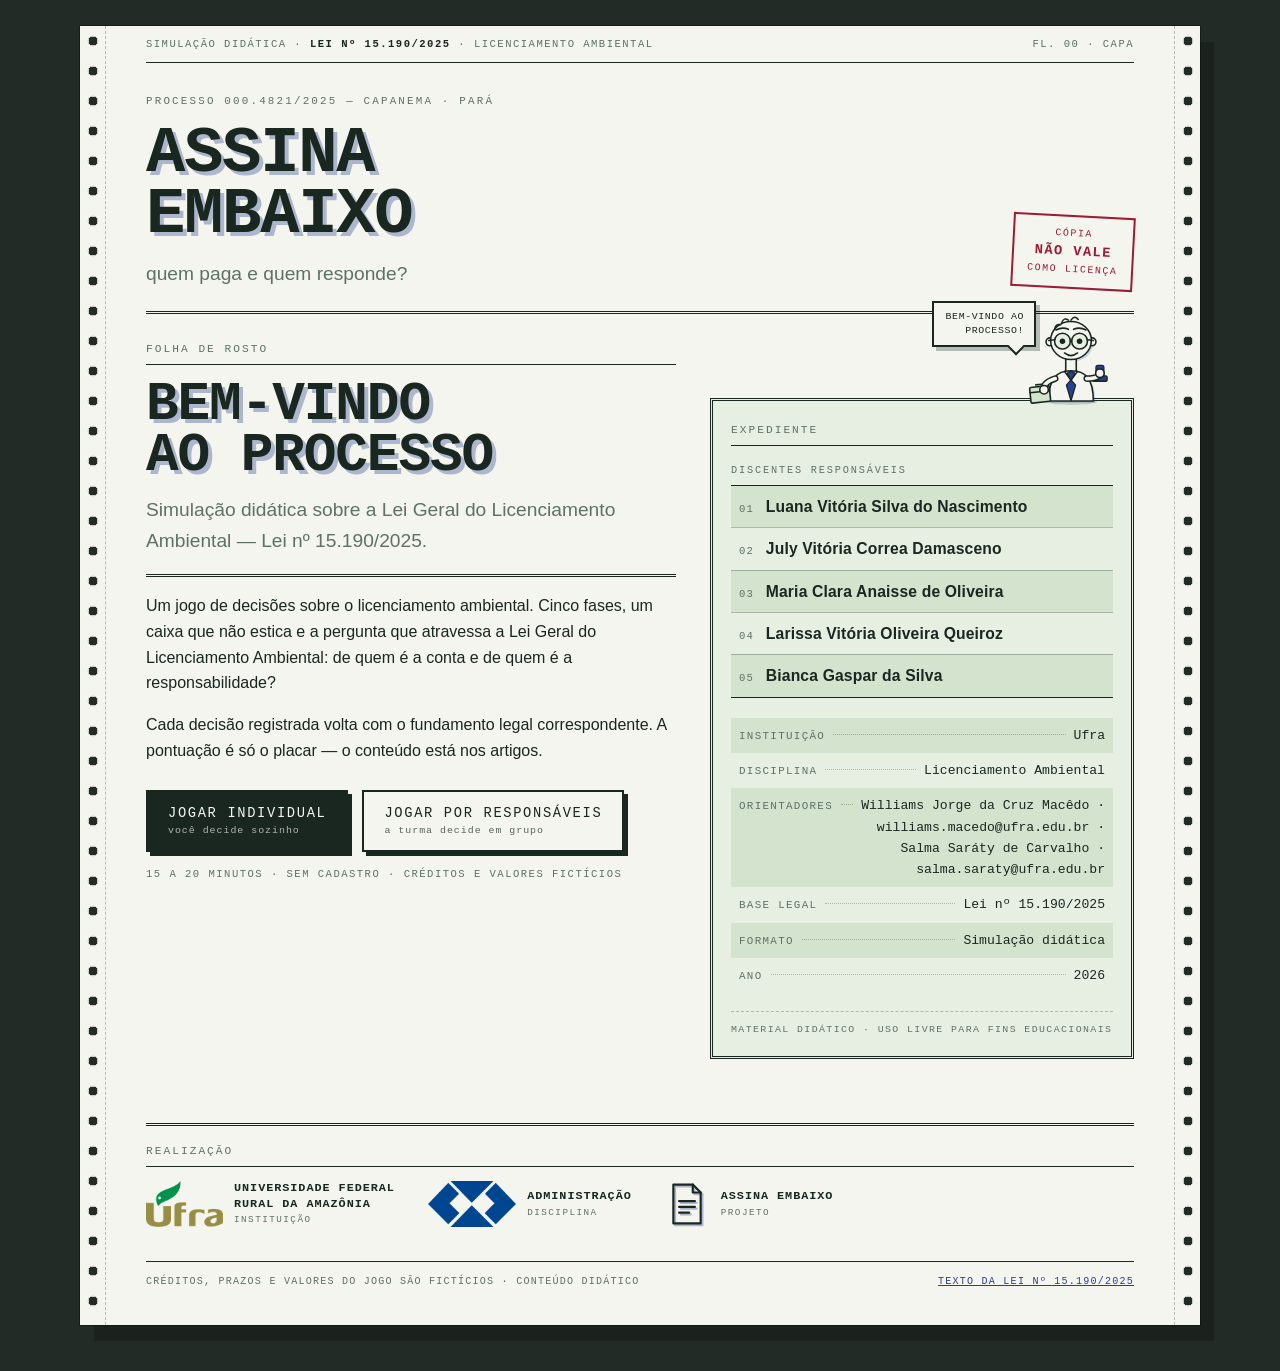
<file: assina-embaixo.html>
<!DOCTYPE html>
<html lang="pt-BR">
<head>
<meta charset="utf-8">
<meta name="viewport" content="width=device-width, initial-scale=1">
<title>Assina Embaixo — quem paga e quem responde?</title>
<meta name="description" content="Simulação didática sobre responsabilidade do empreendedor, despesas do licenciamento e responsabilidade técnica na Lei nº 15.190/2025.">
<style>
/* =========================================================================
   ASSINA EMBAIXO — quem paga e quem responde?
   Lei nº 15.190/2025 — simulação didática de licenciamento ambiental

   Direção visual: formulário contínuo (papel-razão de barras verdes) saído
   da impressora matricial do órgão ambiental. Tira picotada nas laterais,
   título com registro deslocado (falha de impressão em duas passadas),
   carimbo de protocolo a cada decisão e um extrato que cresce no processo.
   ========================================================================= */

:root {
  /* tinta e papel */
  --mesa:      #232b26;
  --folha:     #f3f5ee;
  --barra:     #d3e3ce;
  --barra-2:   #e7efe2;
  --tinta:     #1a2620;
  --tinta-2:   #5f7166;
  --tinta-3:   rgba(26, 38, 32, 0.28);

  /* fitas */
  --carbono:   #26418f; /* segunda via, azul */
  --carmim:    #9c1b36; /* fita vermelha */
  --mostarda:  #8a6a10; /* ressalva */

  --fonte-corpo: "Segoe UI", Roboto, "Helvetica Neue", Arial, sans-serif;
  --fonte-dado: ui-monospace, "SFMono-Regular", "Cascadia Mono", Menlo,
    Consolas, "Courier New", monospace;

  --picote: 26px;
}

*,
*::before,
*::after { box-sizing: border-box; }

html { -webkit-text-size-adjust: 100%; }

body {
  margin: 0;
  padding: 26px 14px 46px;
  background: var(--mesa);
  color: var(--tinta);
  font-family: var(--fonte-corpo);
  font-size: 16px;
  line-height: 1.62;
}

:focus-visible {
  outline: 2px solid var(--carbono);
  outline-offset: 2px;
}

h1, h2, h3, h4, p, ul, ol, figure { margin: 0; }
ul, ol { padding: 0; list-style: none; }

/* ---------- estrutura do formulário contínuo -------------------------- */

.folha {
  display: flex;
  align-items: stretch;
  max-width: 1120px;
  margin: 0 auto;
  background: var(--folha);
  box-shadow: 0 0 0 1px rgba(0, 0, 0, 0.35), 14px 16px 0 rgba(0, 0, 0, 0.22);
}

.picote {
  flex: 0 0 var(--picote);
  background:
    radial-gradient(circle at center,
      var(--mesa) 0 4.5px, rgba(26, 38, 32, 0.18) 4.5px 5.4px,
      transparent 5.6px) 0 0 / var(--picote) 30px repeat-y;
}
.picote--esq { border-right: 1px dashed var(--tinta-3); }
.picote--dir { border-left: 1px dashed var(--tinta-3); }

.impresso {
  flex: 1 1 auto;
  min-width: 0;
  padding: 0 clamp(16px, 3.4vw, 40px) 34px;
}

/* ---------- faixa de cabeçalho da folha ------------------------------- */

.faixa {
  display: flex;
  flex-wrap: wrap;
  gap: 6px 18px;
  justify-content: space-between;
  padding: 10px 0 9px;
  border-bottom: 1px solid var(--tinta);
  font-family: var(--fonte-dado);
  font-size: 0.66rem;
  letter-spacing: 0.14em;
  text-transform: uppercase;
  color: var(--tinta-2);
}
.faixa b { color: var(--tinta); font-weight: 600; }

/* ---------- cabeçalho: título com registro deslocado ------------------ */

.cabecalho {
  display: flex;
  flex-wrap: wrap;
  align-items: flex-end;
  justify-content: space-between;
  gap: 20px;
  padding: 30px 0 22px;
  border-bottom: 3px double var(--tinta);
}

.olho {
  font-family: var(--fonte-dado);
  font-size: 0.68rem;
  letter-spacing: 0.2em;
  text-transform: uppercase;
  color: var(--tinta-2);
  margin-bottom: 12px;
}

.titulo {
  position: relative;
  font-family: var(--fonte-dado);
  font-size: clamp(2.1rem, 7.2vw, 4.1rem);
  font-weight: 700;
  line-height: 0.94;
  letter-spacing: -0.02em;
  text-transform: uppercase;
}
.titulo span { position: relative; z-index: 1; }
.titulo::before {
  content: attr(data-eco);
  position: absolute;
  left: 4px;
  top: 4px;
  z-index: 0;
  color: var(--carbono);
  opacity: 0.34;
  white-space: pre-line;
}

.subtitulo {
  margin-top: 12px;
  font-size: clamp(1rem, 2.2vw, 1.2rem);
  color: var(--tinta-2);
}

/* carimbo de canto do cabeçalho */
.selo {
  font-family: var(--fonte-dado);
  font-size: 0.62rem;
  line-height: 1.5;
  letter-spacing: 0.16em;
  text-transform: uppercase;
  color: var(--carmim);
  border: 2px solid currentColor;
  padding: 10px 14px;
  transform: rotate(3deg);
  text-align: center;
}
.selo b { display: block; font-size: 0.86rem; letter-spacing: 0.1em; }

/* ---------- telas ------------------------------------------------------ */

.tela { padding-top: 26px; }
.oculto { display: none !important; }

/* ---------- abertura --------------------------------------------------- */

.abertura {
  display: grid;
  grid-template-columns: minmax(0, 1.25fr) minmax(0, 1fr);
  gap: 34px;
}

.texto-guia p + p { margin-top: 14px; }
.texto-guia strong { font-weight: 600; }

.rubrica {
  font-family: var(--fonte-dado);
  font-size: 0.7rem;
  letter-spacing: 0.18em;
  text-transform: uppercase;
  color: var(--tinta-2);
  padding-bottom: 6px;
  margin-bottom: 14px;
  border-bottom: 1px solid var(--tinta);
}

/* ficha cadastral com linha pontilhada de preenchimento */
.campos li {
  display: flex;
  align-items: baseline;
  gap: 8px;
  padding: 7px 8px;
  font-size: 0.92rem;
}
.campos li:nth-child(odd) { background: var(--barra); }
.campos dt,
.campos .rotulo {
  font-family: var(--fonte-dado);
  font-size: 0.68rem;
  letter-spacing: 0.12em;
  text-transform: uppercase;
  color: var(--tinta-2);
  white-space: nowrap;
}
.pontilhado {
  flex: 1 1 auto;
  border-bottom: 1px dotted var(--tinta-3);
  transform: translateY(-4px);
  min-width: 12px;
}
.campos .valor { font-family: var(--fonte-dado); font-size: 0.82rem; text-align: right; }

.instrucoes { counter-reset: passo; margin-top: 22px; }
.instrucoes li {
  counter-increment: passo;
  display: flex;
  gap: 12px;
  padding: 9px 0;
  border-bottom: 1px dotted var(--tinta-3);
  font-size: 0.94rem;
}
.instrucoes li::before {
  content: counter(passo, decimal-leading-zero);
  font-family: var(--fonte-dado);
  font-size: 0.72rem;
  color: var(--carbono);
  padding-top: 3px;
}

.acoes {
  display: flex;
  flex-wrap: wrap;
  gap: 12px;
  align-items: center;
  margin-top: 26px;
}

/* ---------- corpo do jogo: ficha + dossiê ------------------------------ */

.corpo {
  display: grid;
  grid-template-columns: 268px minmax(0, 1fr);
  gap: 30px;
  align-items: start;
}

.ficha { border: 1px solid var(--tinta); }
.ficha__titulo {
  padding: 8px 10px;
  background: var(--tinta);
  color: var(--folha);
  font-family: var(--fonte-dado);
  font-size: 0.66rem;
  letter-spacing: 0.2em;
  text-transform: uppercase;
}
.ficha__bloco { padding: 14px 12px; border-bottom: 1px solid var(--tinta-3); }
.ficha__bloco:last-child { border-bottom: 0; }

.medidor + .medidor { margin-top: 13px; }
.medidor__topo {
  display: flex;
  justify-content: space-between;
  align-items: baseline;
  gap: 8px;
  font-family: var(--fonte-dado);
  font-size: 0.63rem;
  letter-spacing: 0.12em;
  text-transform: uppercase;
  color: var(--tinta-2);
}
.medidor__valor { font-size: 0.85rem; color: var(--tinta); font-variant-numeric: tabular-nums; }
.medidor__barra { display: flex; gap: 2px; margin-top: 5px; }
.medidor__bloco {
  flex: 1 1 auto;
  height: 11px;
  border: 1px solid var(--tinta-3);
}
.medidor__bloco.cheio { background: var(--tinta); border-color: var(--tinta); }
.medidor--dinheiro .medidor__bloco.cheio { background: var(--carbono); border-color: var(--carbono); }
.medidor--critico .medidor__bloco.cheio { background: var(--carmim); border-color: var(--carmim); }
.medidor--critico .medidor__valor { color: var(--carmim); }

.etapas li {
  display: flex;
  gap: 9px;
  align-items: baseline;
  font-family: var(--fonte-dado);
  font-size: 0.68rem;
  letter-spacing: 0.06em;
  text-transform: uppercase;
  color: var(--tinta-2);
  padding: 3px 0;
}
.etapas .marca { color: var(--tinta-3); }
.etapas .atual { color: var(--tinta); font-weight: 700; }
.etapas .atual .marca { color: var(--carmim); }
.etapas .feita .marca { color: var(--carbono); }

.extrato li {
  display: flex;
  align-items: baseline;
  gap: 6px;
  padding: 4px 6px;
  font-family: var(--fonte-dado);
  font-size: 0.7rem;
}
.extrato li:nth-child(odd) { background: var(--barra); }
.extrato .cod { color: var(--tinta-2); }
.extrato .val { font-variant-numeric: tabular-nums; }
.extrato .mais { color: var(--carbono); }
.extrato .menos { color: var(--carmim); }
.extrato .vazio {
  background: none;
  color: var(--tinta-2);
  font-size: 0.66rem;
  padding: 4px 6px;
}

/* ---------- dossiê (área da decisão) ---------------------------------- */

.dossie { border: 1px solid var(--tinta); background: var(--folha); }

.dossie__topo {
  display: flex;
  flex-wrap: wrap;
  justify-content: space-between;
  gap: 8px 16px;
  padding: 9px 18px;
  border-bottom: 1px solid var(--tinta);
  background: var(--barra);
  font-family: var(--fonte-dado);
  font-size: 0.66rem;
  letter-spacing: 0.16em;
  text-transform: uppercase;
}
.dossie__corpo { padding: clamp(18px, 3vw, 30px); }

.fase-abertura .numero {
  font-family: var(--fonte-dado);
  font-size: clamp(3.4rem, 12vw, 5.6rem);
  line-height: 0.85;
  color: var(--barra);
  letter-spacing: -0.04em;
}
.fase-abertura h2 {
  font-family: var(--fonte-dado);
  font-size: clamp(1.3rem, 3.6vw, 1.9rem);
  text-transform: uppercase;
  letter-spacing: -0.01em;
  margin: 4px 0 16px;
}
.fase-abertura p { max-width: 62ch; }

.enunciado {
  font-size: clamp(1.06rem, 2.3vw, 1.28rem);
  line-height: 1.45;
  max-width: 60ch;
}
.contexto {
  margin-top: 12px;
  padding-left: 14px;
  border-left: 3px solid var(--barra);
  color: var(--tinta-2);
  font-size: 0.95rem;
  max-width: 62ch;
}

.lista-opcoes { margin-top: 22px; border-top: 1px solid var(--tinta-3); }

.opcao {
  display: flex;
  gap: 12px;
  width: 100%;
  padding: 13px 10px;
  border: 0;
  border-bottom: 1px dotted var(--tinta-3);
  background: transparent;
  font: inherit;
  color: inherit;
  text-align: left;
  cursor: pointer;
}
.opcao__caixa {
  font-family: var(--fonte-dado);
  font-size: 0.9rem;
  color: var(--tinta-2);
  white-space: nowrap;
  padding-top: 2px;
}
.opcao:hover { background: var(--barra-2); }
.opcao[aria-pressed="true"] {
  background: var(--barra);
  box-shadow: inset 4px 0 0 var(--carbono);
}
.opcao[aria-pressed="true"] .opcao__caixa { color: var(--carbono); }
.opcao .custo {
  display: block;
  margin-top: 3px;
  font-family: var(--fonte-dado);
  font-size: 0.68rem;
  letter-spacing: 0.1em;
  text-transform: uppercase;
  color: var(--tinta-2);
}

/* ---------- triagem (arrastar cartões) -------------------------------- */

.triagem { display: grid; grid-template-columns: minmax(0, 1fr) minmax(0, 1fr); gap: 20px; margin-top: 22px; }
.triagem__pilha { grid-column: 1 / -1; }
.zona {
  border: 1px solid var(--tinta);
  padding: 10px;
  min-height: 96px;
}
.zona--pilha { background: var(--barra-2); }
.zona.sobre { background: var(--barra); box-shadow: inset 0 0 0 2px var(--carbono); }
.zona__titulo {
  display: flex;
  justify-content: space-between;
  gap: 10px;
  font-family: var(--fonte-dado);
  font-size: 0.64rem;
  letter-spacing: 0.14em;
  text-transform: uppercase;
  color: var(--tinta-2);
  padding-bottom: 8px;
  margin-bottom: 8px;
  border-bottom: 1px dotted var(--tinta-3);
}
.zona__conteudo { display: flex; flex-wrap: wrap; gap: 8px; }
.zona--pilha .zona__conteudo { min-height: 40px; }

.cartao {
  flex: 1 1 240px;
  max-width: 100%;
  text-align: left;
  font: inherit;
  font-size: 0.88rem;
  line-height: 1.4;
  padding: 10px 12px;
  background: var(--folha);
  border: 1px solid var(--tinta);
  box-shadow: 3px 3px 0 var(--tinta-3);
  cursor: grab;
}
.cartao:hover { background: var(--barra-2); }
.cartao.selecionado { box-shadow: 3px 3px 0 var(--carbono); background: var(--barra); }
.cartao:active { cursor: grabbing; }
.cartao .tag {
  display: block;
  font-family: var(--fonte-dado);
  font-size: 0.62rem;
  letter-spacing: 0.14em;
  color: var(--tinta-2);
  margin-bottom: 3px;
}

/* ---------- retorno / carimbo ----------------------------------------- */

.retorno { animation: revelar 0.24s ease-out both; }
.retorno__topo { display: flex; flex-wrap: wrap; align-items: center; gap: 18px; margin-bottom: 18px; }

.carimbo {
  position: relative;
  display: inline-block;
  padding: 9px 16px;
  border: 2px solid currentColor;
  font-family: var(--fonte-dado);
  font-size: 0.82rem;
  letter-spacing: 0.24em;
  text-transform: uppercase;
  transform: rotate(-2.5deg);
  animation: bater 0.3s cubic-bezier(0.2, 0.9, 0.3, 1.5) both;
}
.carimbo::after { content: ""; position: absolute; inset: 3px; border: 1px solid currentColor; }
.carimbo--ok { color: var(--carbono); }
.carimbo--ressalva { color: var(--mostarda); }
.carimbo--erro { color: var(--carmim); }

.saldo {
  font-family: var(--fonte-dado);
  font-size: 1.5rem;
  font-variant-numeric: tabular-nums;
}
.saldo--mais { color: var(--carbono); }
.saldo--menos { color: var(--carmim); }

.retorno__texto { max-width: 64ch; }
.retorno__texto p + p { margin-top: 10px; }

.fundamento {
  display: inline-block;
  margin-top: 14px;
  padding: 6px 10px;
  border: 1px solid var(--tinta);
  font-family: var(--fonte-dado);
  font-size: 0.68rem;
  letter-spacing: 0.12em;
  text-transform: uppercase;
}

.lancamentos { margin-top: 18px; border-top: 1px solid var(--tinta-3); }
.lancamentos li {
  display: flex;
  align-items: baseline;
  gap: 8px;
  padding: 5px 8px;
  font-family: var(--fonte-dado);
  font-size: 0.72rem;
}
.lancamentos li:nth-child(odd) { background: var(--barra); }
.lancamentos .val { font-variant-numeric: tabular-nums; }
.lancamentos .mais { color: var(--carbono); }
.lancamentos .menos { color: var(--carmim); }

.gabarito { margin-top: 18px; }
.gabarito li {
  display: flex;
  gap: 10px;
  padding: 6px 8px;
  font-size: 0.86rem;
  align-items: baseline;
}
.gabarito li:nth-child(odd) { background: var(--barra-2); }
.gabarito .sinal { font-family: var(--fonte-dado); font-size: 0.78rem; white-space: nowrap; }
.gabarito .certo { color: var(--carbono); }
.gabarito .errado { color: var(--carmim); }
.gabarito .nota {
  margin-left: auto;
  font-family: var(--fonte-dado);
  font-size: 0.66rem;
  letter-spacing: 0.08em;
  color: var(--tinta-2);
  white-space: nowrap;
}

.aviso {
  font-family: var(--fonte-dado);
  font-size: 0.68rem;
  letter-spacing: 0.1em;
  text-transform: uppercase;
  color: var(--carmim);
}

/* ---------- botões ----------------------------------------------------- */

.botao {
  font-family: var(--fonte-dado);
  font-size: 0.72rem;
  letter-spacing: 0.14em;
  text-transform: uppercase;
  padding: 12px 18px;
  border: 2px solid var(--tinta);
  background: var(--folha);
  color: var(--tinta);
  cursor: pointer;
  box-shadow: 4px 4px 0 var(--tinta);
  transition: transform 0.1s, box-shadow 0.1s, background 0.15s;
}
.botao:hover { background: var(--barra); }
.botao:active { transform: translate(4px, 4px); box-shadow: 0 0 0 var(--tinta); }
.botao--principal { background: var(--tinta); color: var(--folha); }
.botao--principal:hover { background: var(--carbono); border-color: var(--carbono); box-shadow: 4px 4px 0 var(--carbono); }
.botao[disabled] { opacity: 0.38; cursor: not-allowed; box-shadow: none; transform: none; }
.botao--fantasma { border-width: 1px; box-shadow: none; padding: 10px 14px; }
.botao--fantasma:active { transform: none; }

/* ---------- parecer final --------------------------------------------- */

.parecer { display: grid; grid-template-columns: minmax(0, 1fr) minmax(0, 1.15fr); gap: 34px; }

.nota-final {
  border: 3px double var(--tinta);
  padding: 22px;
  text-align: center;
}
.nota-final .valor {
  font-family: var(--fonte-dado);
  font-size: clamp(4rem, 16vw, 6.4rem);
  line-height: 0.9;
  font-variant-numeric: tabular-nums;
}
.nota-final .de { font-family: var(--fonte-dado); font-size: 0.7rem; letter-spacing: 0.2em; color: var(--tinta-2); }
.nota-final .classificacao {
  margin-top: 14px;
  padding-top: 14px;
  border-top: 1px solid var(--tinta-3);
  font-family: var(--fonte-dado);
  font-size: 0.86rem;
  letter-spacing: 0.1em;
  text-transform: uppercase;
  line-height: 1.5;
}

.mensagem {
  margin-top: 26px;
  padding: 18px 20px;
  background: var(--barra);
  border-left: 4px solid var(--tinta);
  font-size: 0.98rem;
}

.artigos li {
  display: flex;
  gap: 12px;
  padding: 8px 8px;
  font-size: 0.9rem;
  align-items: baseline;
}
.artigos li:nth-child(odd) { background: var(--barra-2); }
.artigos .art {
  font-family: var(--fonte-dado);
  font-size: 0.7rem;
  letter-spacing: 0.08em;
  color: var(--carbono);
  white-space: nowrap;
  min-width: 92px;
}

.extrato-final li {
  display: flex;
  align-items: baseline;
  gap: 8px;
  padding: 7px 8px;
  font-size: 0.86rem;
}
.extrato-final li:nth-child(odd) { background: var(--barra); }
.extrato-final .cod {
  font-family: var(--fonte-dado);
  font-size: 0.68rem;
  color: var(--tinta-2);
  min-width: 30px;
}
.extrato-final .val { font-family: var(--fonte-dado); font-variant-numeric: tabular-nums; }
.extrato-final .mais { color: var(--carbono); }
.extrato-final .menos { color: var(--carmim); }

/* ---------- rodapé ----------------------------------------------------- */

.rodape {
  margin-top: 34px;
  padding-top: 12px;
  border-top: 1px solid var(--tinta);
  display: flex;
  flex-wrap: wrap;
  gap: 6px 18px;
  justify-content: space-between;
  font-family: var(--fonte-dado);
  font-size: 0.63rem;
  letter-spacing: 0.12em;
  text-transform: uppercase;
  color: var(--tinta-2);
}
.rodape a { color: var(--carbono); }

/* ---------- animações --------------------------------------------------- */

@keyframes bater {
  0%   { transform: rotate(-10deg) scale(1.55); opacity: 0; }
  62%  { transform: rotate(-2.5deg) scale(0.96); opacity: 1; }
  100% { transform: rotate(-2.5deg) scale(1); }
}
@keyframes revelar {
  from { opacity: 0; transform: translateY(6px); }
  to   { opacity: 1; transform: none; }
}

@media (prefers-reduced-motion: reduce) {
  * { animation-duration: 0.001ms !important; transition-duration: 0.001ms !important; }
}

/* ---------- responsivo --------------------------------------------------- */

@media (max-width: 980px) {
  .abertura, .parecer { grid-template-columns: 1fr; gap: 26px; }
  .corpo { grid-template-columns: 1fr; }
  .ficha { display: grid; grid-template-columns: minmax(0, 1fr) minmax(0, 1fr); }
  .ficha__titulo { grid-column: 1 / -1; }
  .ficha__bloco:nth-child(2), .ficha__bloco:nth-child(3) { grid-column: 1 / -1; }
  .ficha__bloco { border-bottom: 1px solid var(--tinta-3); }
}

@media (max-width: 620px) {
  :root { --picote: 15px; }
  body { padding: 12px 6px 28px; }
  .picote { background-size: var(--picote) 26px; }
  .ficha { grid-template-columns: 1fr; }
  .triagem { grid-template-columns: 1fr; }
  .cartao { flex: 1 1 100%; }
  .selo { display: none; }
  .medidor__bloco { height: 13px; }
}

/* ---------- impressão do parecer ---------------------------------------- */

@media print {
  body { background: #fff; padding: 0; }
  .folha { box-shadow: none; max-width: none; }
  .picote, .acoes, .selo { display: none; }
  .tela.oculto { display: none; }
  .nota-final { border-color: #000; }
}

/* ---------- ajustes finos ------------------------------------------------ */

.retorno__topo .custo {
  font-family: var(--fonte-dado);
  font-size: 0.68rem;
  letter-spacing: 0.1em;
  text-transform: uppercase;
  color: var(--tinta-2);
}
.dossie__corpo:focus { outline: none; }
.dossie__corpo:focus-visible { outline: 2px solid var(--carbono); outline-offset: -2px; }

/* =========================================================================
   MASCOTE — Seu Carimbo, o empreendedor
   Desenhado com a mesma tinta do resto: traço chapado, registro deslocado
   em azul-carbono e nenhuma sombra macia. Ele fica em pé na borda de cima
   do dossiê e reage ao carimbo de cada decisão.
   ========================================================================= */

.dossie { position: relative; }  /* âncora do bonequinho */

.mascote {
  position: absolute;
  right: 18px;
  bottom: 100%;
  width: 104px;
  margin-bottom: -4px;
  z-index: 3;
  pointer-events: none;
}
.mascote svg { display: block; width: 100%; height: auto; overflow: visible; }

/* --- tintas do bonequinho --- */
.m-linha {
  fill: none;
  stroke: var(--tinta);
  stroke-width: 2.4;
  stroke-linecap: round;
  stroke-linejoin: round;
}
.m-papel { fill: var(--folha); }
.m-barra { fill: var(--barra); }
.m-tinta { fill: var(--tinta); }
.m-carmim { fill: var(--carmim); }
.m-carbono { fill: var(--carbono); stroke: var(--tinta); stroke-width: 2; stroke-linejoin: round; }
.m-sombra { fill: rgba(26, 38, 32, 0.16); }
.m-eco { fill: var(--carbono); opacity: 0.2; }
.m-lente { fill: var(--barra-2); }
.m-membro-borda { fill: none; stroke: var(--tinta); stroke-width: 10; stroke-linecap: round; }
.m-membro-fill { fill: none; stroke: var(--folha); stroke-width: 5.6; stroke-linecap: round; }

/* --- troca de expressão --- */
.m-face > g { display: none; }
.mascote[data-estado="idle"] .f-idle,
.mascote[data-estado="ok"] .f-ok,
.mascote[data-estado="ressalva"] .f-ressalva,
.mascote[data-estado="erro"] .f-erro,
.mascote[data-estado="grave"] .f-grave { display: block; }

.m-brilho, .m-suor, .m-papeis, .m-rubor { display: none; }
.mascote[data-estado="ok"] .m-brilho,
.mascote[data-estado="ok"] .m-rubor,
.mascote[data-estado="ressalva"] .m-suor,
.mascote[data-estado="erro"] .m-suor,
.mascote[data-estado="erro"] .m-papeis,
.mascote[data-estado="grave"] .m-suor,
.mascote[data-estado="grave"] .m-papeis,
.mascote[data-estado="grave"] .m-rubor { display: block; }

/* --- respiração, piscada e gravata (sempre) --- */
.m-corpo-todo { animation: m-respirar 3.6s ease-in-out infinite; transform-origin: 70px 146px; }
.m-olhos { animation: m-piscar 5.4s infinite; transform-origin: 70px 55px; }
.m-gravata { animation: m-gravata 3.2s ease-in-out infinite; transform-origin: 70px 102px; }

/* --- reações --- */
.mascote[data-estado="ok"] .m-tudo { animation: m-pular 0.62s cubic-bezier(0.3, 1.4, 0.4, 1) 1; transform-origin: 70px 146px; }
.mascote[data-estado="ok"] .m-braco--carimbo { animation: m-carimbar 0.52s ease-out 1; transform-origin: 94px 112px; }
.mascote[data-estado="ok"] .m-brilho { animation: m-estourar 0.6s ease-out 1; transform-origin: 70px 52px; }
.mascote[data-estado="ressalva"] .m-tudo { animation: m-oscilar 0.9s ease-in-out 1; transform-origin: 70px 146px; }
.mascote[data-estado="erro"] .m-tudo { animation: m-tremer 0.5s linear 1; transform-origin: 70px 146px; }
.mascote[data-estado="grave"] .m-tudo { animation: m-panico 0.8s linear 1; transform-origin: 70px 146px; }
.mascote[data-estado="erro"] .m-papeis,
.mascote[data-estado="grave"] .m-papeis { animation: m-voar 1s ease-out 1; }
.mascote[data-estado="ressalva"] .m-suor,
.mascote[data-estado="erro"] .m-suor,
.mascote[data-estado="grave"] .m-suor { animation: m-suar 1.7s ease-in infinite; }

@keyframes m-respirar { 0%, 100% { transform: scale(1, 1); } 50% { transform: scale(1.015, 0.985); } }
@keyframes m-piscar { 0%, 93%, 100% { transform: scaleY(1); } 95.5% { transform: scaleY(0.12); } 98% { transform: scaleY(1); } }
@keyframes m-gravata { 0%, 100% { transform: rotate(-3.5deg); } 50% { transform: rotate(3.5deg); } }
@keyframes m-pular {
  0%   { transform: translateY(0) scale(1, 1); }
  22%  { transform: translateY(0) scale(1.08, 0.9); }
  55%  { transform: translateY(-17px) scale(0.94, 1.08); }
  82%  { transform: translateY(0) scale(1.06, 0.93); }
  100% { transform: translateY(0) scale(1, 1); }
}
@keyframes m-carimbar {
  0%   { transform: rotate(0); }
  24%  { transform: rotate(-34deg); }
  52%  { transform: rotate(34deg); }
  74%  { transform: rotate(-10deg); }
  100% { transform: rotate(0); }
}
@keyframes m-estourar { 0% { transform: scale(0.2); opacity: 0; } 45% { transform: scale(1.18); opacity: 1; } 100% { transform: scale(1); opacity: 1; } }
@keyframes m-oscilar { 0%, 100% { transform: rotate(0); } 30% { transform: rotate(-5deg); } 65% { transform: rotate(4deg); } }
@keyframes m-tremer {
  0%, 100% { transform: translateX(0); }
  20% { transform: translateX(-5px) rotate(-2deg); }
  40% { transform: translateX(5px) rotate(2deg); }
  60% { transform: translateX(-4px) rotate(-1.5deg); }
  80% { transform: translateX(3px) rotate(1deg); }
}
@keyframes m-panico {
  0%, 100% { transform: translate(0, 0) rotate(0) scale(1); }
  15% { transform: translate(-7px, 2px) rotate(-4deg) scale(1.03, 0.97); }
  35% { transform: translate(7px, -3px) rotate(4deg) scale(0.97, 1.03); }
  55% { transform: translate(-6px, 2px) rotate(-3deg); }
  75% { transform: translate(5px, -1px) rotate(2deg); }
}
@keyframes m-voar {
  0%   { transform: translateY(16px) rotate(0); opacity: 0; }
  25%  { opacity: 1; }
  100% { transform: translateY(-12px) rotate(8deg); opacity: 1; }
}
@keyframes m-suar { 0% { transform: translateY(-5px); opacity: 0; } 30% { opacity: 1; } 100% { transform: translateY(11px); opacity: 0; } }

/* --- balãozinho de fala --- */
.mascote__balao {
  position: absolute;
  right: 88%;
  bottom: 58%;
  min-width: 104px;
  max-width: 186px;
  padding: 7px 10px;
  background: var(--folha);
  border: 2px solid var(--tinta);
  box-shadow: 4px 4px 0 var(--tinta-3);
  font-family: var(--fonte-dado);
  font-size: 0.62rem;
  line-height: 1.4;
  letter-spacing: 0.06em;
  text-transform: uppercase;
  text-align: right;
  opacity: 0;
  transform: translate(6px, 6px) scale(0.9);
  transform-origin: 100% 100%;
  transition: opacity 0.18s ease-out, transform 0.18s ease-out;
}
.mascote__balao.visivel { opacity: 1; transform: none; }
.mascote__balao::after {
  content: "";
  position: absolute;
  right: 12px;
  bottom: -8px;
  width: 12px;
  height: 12px;
  background: var(--folha);
  border-right: 2px solid var(--tinta);
  border-bottom: 2px solid var(--tinta);
  transform: rotate(45deg);
}

/* --- espaço para ele ficar em pé --- */
#tela-jogo { padding-top: 66px; }
.nota-caixa { position: relative; margin-top: 62px; }
.mascote--grande { width: 128px; right: 16px; }

@media (max-width: 980px) {
  .dossie { margin-top: 58px; }
}
@media (max-width: 620px) {
  #tela-jogo { padding-top: 40px; }
  .mascote { width: 76px; right: 8px; }
  .mascote--grande { width: 92px; }
  .mascote__balao { font-size: 0.56rem; min-width: 84px; max-width: 136px; padding: 5px 8px; }
}
@media print { .mascote { display: none; } }

/* =========================================================================
   ABERTURA DO PROCESSO — o campo onde a empresa ganha nome
   ========================================================================= */

.protocolo {
  position: relative;
  margin-top: 58px;
  padding: 20px 18px 18px;
  border: 3px double var(--tinta);
  background: var(--barra-2);
}
.protocolo__rubrica { margin-bottom: 0; }
.protocolo__nota { margin-top: 12px; font-size: 0.86rem; color: var(--tinta-2); }
.protocolo .acoes { margin-top: 18px; }

.campo-form { display: block; margin-top: 16px; }
.campo-form__rotulo {
  display: block;
  margin-bottom: 6px;
  font-family: var(--fonte-dado);
  font-size: 0.64rem;
  letter-spacing: 0.16em;
  text-transform: uppercase;
  color: var(--tinta-2);
}
.campo-form__entrada {
  display: block;
  width: 100%;
  padding: 9px 4px;
  border: 0;
  border-bottom: 2px solid var(--tinta);
  border-radius: 0;
  background: transparent;
  color: var(--tinta);
  font-family: var(--fonte-dado);
  font-size: 1rem;
  letter-spacing: 0.02em;
  text-transform: uppercase;
}
.campo-form__entrada::placeholder { color: var(--tinta-3); text-transform: none; letter-spacing: 0; }
.campo-form__entrada:focus {
  outline: none;
  background: var(--folha);
  border-bottom-color: var(--carbono);
}
#erro-empresa { margin-top: 8px; }

.ficha__empresa {
  font-family: var(--fonte-dado);
  font-size: 0.74rem;
  line-height: 1.4;
  letter-spacing: 0.06em;
  text-transform: uppercase;
  background: var(--barra);
}

.mascote--medio { width: 92px; right: 14px; }

@media (max-width: 620px) {
  .protocolo { margin-top: 46px; padding: 16px 14px 14px; }
  .mascote--medio { width: 72px; }
}

/* =========================================================================
   BOAS-VINDAS — folha de rosto do processo
   Mesma tinta do resto: título com registro deslocado, expediente em
   papel-razão de barras e o bonequinho em pé na borda do quadro.
   ========================================================================= */

.capa {
  display: grid;
  grid-template-columns: minmax(0, 1.25fr) minmax(0, 1fr);
  gap: 34px;
  align-items: start;
}

.capa__titulo {
  position: relative;
  font-family: var(--fonte-dado);
  font-size: clamp(1.9rem, 6vw, 3.4rem);
  font-weight: 700;
  line-height: 0.94;
  letter-spacing: -0.02em;
  text-transform: uppercase;
}
.capa__titulo span { position: relative; z-index: 1; }
.capa__titulo::before {
  content: attr(data-eco);
  position: absolute;
  left: 4px;
  top: 4px;
  z-index: 0;
  color: var(--carbono);
  opacity: 0.34;
  white-space: pre-line;
}

.capa__linha {
  margin-top: 12px;
  padding-bottom: 18px;
  border-bottom: 3px double var(--tinta);
  font-size: clamp(1rem, 2.2vw, 1.2rem);
  color: var(--tinta-2);
}

.capa__texto { margin-top: 16px; max-width: 62ch; }

.capa__nota {
  margin-top: 14px;
  font-family: var(--fonte-dado);
  font-size: 0.66rem;
  letter-spacing: 0.14em;
  text-transform: uppercase;
  color: var(--tinta-2);
}

/* quadro do expediente — mesmo tratamento do protocolo de abertura */
.capa__verso {
  position: relative;
  margin-top: 58px;
  padding: 20px 18px 18px;
  border: 3px double var(--tinta);
  background: var(--barra-2);
}
.capa__rubrica { margin-bottom: 16px; }

.expediente__papel {
  font-family: var(--fonte-dado);
  font-size: 0.64rem;
  letter-spacing: 0.18em;
  text-transform: uppercase;
  color: var(--tinta-2);
}
.expediente__papel + .expediente { margin-top: 6px; }

.expediente {
  margin-bottom: 20px;
  border-top: 1px solid var(--tinta);
  border-bottom: 1px solid var(--tinta);
}
.expediente li {
  display: flex;
  align-items: baseline;
  gap: 12px;
  padding: 8px 8px;
}
.expediente li + li { border-top: 1px solid var(--tinta-3); }
.expediente li:nth-child(odd) { background: var(--barra); }
.expediente__ordem {
  font-family: var(--fonte-dado);
  font-size: 0.66rem;
  letter-spacing: 0.1em;
  color: var(--tinta-2);
}
.expediente__nome {
  font-size: 0.98rem;
  font-weight: 600;
  letter-spacing: 0.01em;
}
.expediente__nome--dev { color: var(--carbono); }

#expediente-ficha { margin-top: 6px; }

.capa__carimbo {
  margin-top: 18px;
  padding-top: 10px;
  border-top: 1px dashed var(--tinta-3);
  font-family: var(--fonte-dado);
  font-size: 0.62rem;
  letter-spacing: 0.14em;
  text-transform: uppercase;
  color: var(--tinta-2);
}

@media (max-width: 980px) {
  .capa { grid-template-columns: 1fr; gap: 26px; }
}
@media (max-width: 620px) {
  .capa__verso { margin-top: 46px; padding: 16px 14px 14px; }
}
@media print {
  #tela-boas-vindas { display: none !important; }
}

/* --- escolha do modo de jogo, na capa --- */
.acoes--modos { gap: 14px; }

.botao--modo {
  display: flex;
  flex-direction: column;
  align-items: flex-start;
  gap: 4px;
  padding: 14px 20px;
  text-align: left;
}
.botao__modo { font-size: 0.86rem; letter-spacing: 0.12em; }
.botao__nota {
  font-size: 0.62rem;
  letter-spacing: 0.1em;
  text-transform: none;
  opacity: 0.7;
}

@media (max-width: 620px) {
  .acoes--modos { flex-direction: column; align-items: stretch; }
}

/* =========================================================================
   CADASTRO DAS EQUIPES — quatro vagas, cada uma com seu boneco
   ========================================================================= */

.equipes__topo {
  display: flex;
  flex-wrap: wrap;
  align-items: flex-end;
  gap: 14px;
}
.equipes__topo .campo-form { flex: 1 1 320px; margin-top: 0; }

.equipes {
  display: grid;
  grid-template-columns: repeat(5, minmax(0, 1fr));
  gap: 16px;
  margin-top: 24px;
}

.equipe {
  padding: 12px 10px 14px;
  border: 2px solid var(--tinta);
  background: var(--barra-2);
  text-align: center;
}
.equipe--fora { opacity: 0.55; }

.equipe__rotulo {
  font-family: var(--fonte-dado);
  font-size: 0.62rem;
  letter-spacing: 0.18em;
  text-transform: uppercase;
  color: var(--tinta-2);
}

.equipe__palco {
  display: flex;
  align-items: center;
  justify-content: center;
  gap: 4px;
  min-height: 126px;
  margin-top: 6px;
}

.figurinha {
  position: static;
  width: 100%;
  max-width: 96px;
  margin: 0;
}
.figurinha .mascote__balao { display: none; }

.seta {
  flex: 0 0 auto;
  padding: 8px 9px;
  border: 1px solid var(--tinta);
  background: var(--folha);
  color: var(--tinta);
  font-family: var(--fonte-dado);
  font-size: 0.72rem;
  line-height: 1;
  cursor: pointer;
}
.seta:hover { background: var(--barra); }
.seta:active { transform: translate(1px, 1px); }

.equipe__boneco {
  font-family: var(--fonte-dado);
  font-size: 0.66rem;
  letter-spacing: 0.14em;
  text-transform: uppercase;
  color: var(--tinta);
  margin-top: 4px;
}

.equipe__tema {
  min-height: 2.4em;
  margin-top: 5px;
  color: var(--tinta-2);
  font-family: var(--fonte-dado);
  font-size: 0.58rem;
  line-height: 1.35;
}

.equipe__campo {
  width: 100%;
  margin-top: 10px;
  text-align: center;
  font-size: 0.84rem;
}

/* --- de quem é a vez, acima do enunciado --- */
.vez {
  display: flex;
  align-items: center;
  gap: 10px;
  margin-bottom: 16px;
  padding: 8px 12px;
  border: 2px solid var(--tinta);
  background: var(--barra);
  font-family: var(--fonte-dado);
  font-size: 0.68rem;
  letter-spacing: 0.16em;
  text-transform: uppercase;
}
.vez__cor {
  width: 12px;
  height: 12px;
  border: 1px solid var(--tinta);
  background: var(--carbono);
}
.vez__resto { margin-left: auto; color: var(--tinta-2); letter-spacing: 0.1em; }

/* --- placar das equipes --- */
.placar li {
  display: flex;
  align-items: baseline;
  gap: 8px;
  padding: 6px 8px;
  font-family: var(--fonte-dado);
  font-size: 0.74rem;
}
.placar li:nth-child(odd) { background: var(--barra); }
.placar .cor {
  flex: 0 0 auto;
  width: 9px;
  height: 9px;
  border: 1px solid var(--tinta);
}
.placar .nome { text-transform: uppercase; letter-spacing: 0.08em; }
.placar .val { font-variant-numeric: tabular-nums; }
.placar .mais { color: var(--carbono); }
.placar .menos { color: var(--carmim); }
.placar .agora { font-weight: 700; }
.placar .agora .nome::after { content: " [>]"; color: var(--carmim); }

.placar--final li { font-size: 0.82rem; padding: 9px 10px; }
.placar--final li:nth-child(odd) { background: var(--barra-2); }
.placar--final .pos { color: var(--tinta-2); }

@media (max-width: 900px) {
  .equipes { grid-template-columns: repeat(2, minmax(0, 1fr)); }
}
@media (max-width: 520px) {
  .equipes { grid-template-columns: 1fr; }
}

/* =========================================================================
   SPLASH — abertura da impressora
   Uma folha do formulário contínuo é tracionada para dentro da tela, o
   cabeçalho é impresso linha a linha e a barra de blocos marca a carga.
   Some sozinha por animação (independe de JS); o botão só antecipa.
   ========================================================================= */

.splash {
  position: fixed;
  inset: 0;
  z-index: 90;
  display: flex;
  flex-direction: column;
  align-items: center;
  justify-content: center;
  gap: 18px;
  padding: 26px 14px;
  background: var(--mesa);
  animation: splash-sair 0.55s ease 2.35s forwards;
}

/* visibility é discreta: só vira no fim, para o fade não cortar no meio */
@keyframes splash-sair {
  0%   { opacity: 1; visibility: visible; }
  99%  { opacity: 0; visibility: visible; }
  100% { opacity: 0; visibility: hidden; }
}

body.splash-ativa { overflow: hidden; }

.splash--fim {
  animation: none;
  opacity: 0;
  visibility: hidden;
  pointer-events: none;
  transition: opacity 0.32s ease, visibility 0.32s;
}

.splash__folha {
  display: flex;
  align-items: stretch;
  width: min(560px, 100%);
  background: var(--folha);
  box-shadow: 0 0 0 1px rgba(0, 0, 0, 0.35), 12px 14px 0 rgba(0, 0, 0, 0.22);
  animation: splash-tracionar 0.5s cubic-bezier(0.22, 0.9, 0.3, 1) both;
}

@keyframes splash-tracionar {
  from { opacity: 0; transform: translateY(-26px); }
  to   { opacity: 1; transform: none; }
}

.splash__impresso {
  flex: 1 1 auto;
  min-width: 0;
  padding: 16px clamp(16px, 4vw, 30px) 22px;
}

.splash__impresso > * { animation: revelar 0.28s ease-out both; }
.splash__impresso > *:nth-child(1) { animation-delay: 0.34s; }
.splash__impresso > *:nth-child(2) { animation-delay: 0.5s; }
.splash__impresso > *:nth-child(3) { animation-delay: 0.66s; }
.splash__impresso > *:nth-child(4) { animation-delay: 0.86s; }
.splash__impresso > *:nth-child(5) { animation-delay: 0.98s; }
.splash__impresso > *:nth-child(6) { animation-delay: 1.1s; }
.splash__impresso > *:nth-child(7) { animation-delay: 1.24s; }

.splash__faixa {
  display: flex;
  flex-wrap: wrap;
  gap: 4px 16px;
  justify-content: space-between;
  padding-bottom: 8px;
  border-bottom: 1px solid var(--tinta);
  font-family: var(--fonte-dado);
  font-size: 0.62rem;
  letter-spacing: 0.14em;
  text-transform: uppercase;
  color: var(--tinta-2);
}

.splash__olho {
  margin-top: 16px;
  font-family: var(--fonte-dado);
  font-size: 0.63rem;
  letter-spacing: 0.2em;
  text-transform: uppercase;
  color: var(--tinta-2);
}

.splash__titulo {
  position: relative;
  margin-top: 10px;
  font-family: var(--fonte-dado);
  font-size: clamp(1.9rem, 8vw, 2.9rem);
  font-weight: 700;
  line-height: 0.94;
  letter-spacing: -0.02em;
  text-transform: uppercase;
}
.splash__titulo span { position: relative; z-index: 1; }
.splash__titulo::before {
  content: attr(data-eco);
  position: absolute;
  left: 3px;
  top: 3px;
  z-index: 0;
  color: var(--carbono);
  opacity: 0.34;
  white-space: pre-line;
}

.splash__linha {
  margin-top: 10px;
  font-size: 0.98rem;
  color: var(--tinta-2);
}

.splash__lei {
  margin-top: 4px;
  font-family: var(--fonte-dado);
  font-size: 0.62rem;
  letter-spacing: 0.14em;
  text-transform: uppercase;
  color: var(--tinta-2);
}

.splash__carga {
  display: flex;
  flex-wrap: wrap;
  align-items: center;
  gap: 6px 12px;
  margin-top: 20px;
  padding-top: 14px;
  border-top: 1px dashed var(--tinta-3);
}

/* barra de blocos: 16 quadrados de 9px com 4px de folga */
.splash__barra {
  position: relative;
  flex: 0 0 auto;
  width: 204px;
  height: 11px;
  background: repeating-linear-gradient(90deg,
    var(--tinta-3) 0 9px, transparent 9px 13px);
}
.splash__barra::before {
  content: "";
  position: absolute;
  top: 0;
  left: 0;
  bottom: 0;
  width: 0;
  background: repeating-linear-gradient(90deg,
    var(--tinta) 0 9px, transparent 9px 13px);
  animation: splash-carga 1.2s steps(16, end) 0.95s forwards;
}
@keyframes splash-carga { to { width: 100%; } }

.splash__status {
  font-family: var(--fonte-dado);
  font-size: 0.6rem;
  letter-spacing: 0.16em;
  text-transform: uppercase;
  color: var(--tinta-2);
}

.splash__pular {
  font-family: var(--fonte-dado);
  font-size: 0.6rem;
  letter-spacing: 0.16em;
  text-transform: uppercase;
  color: var(--folha);
  background: none;
  border: 1px solid rgba(243, 245, 238, 0.34);
  padding: 7px 14px;
  cursor: pointer;
  opacity: 0;
  animation: revelar 0.3s ease-out 1.1s forwards;
}
.splash__pular:hover { border-color: var(--folha); }

@media (max-width: 620px) {
  .splash__folha { box-shadow: 0 0 0 1px rgba(0, 0, 0, 0.35); }
  .splash__barra { width: 152px; }             /* 12 blocos */
  .splash__barra::before { animation-timing-function: steps(12, end); }
}

/* quem pediu menos movimento entra direto no processo */
@media (prefers-reduced-motion: reduce) {
  .splash { display: none; }
}

@media print { .splash { display: none; } }

/* =========================================================================
   LOGOS — quem realiza
   Marcas impressas com a mesma tinta do resto: traço chapado, sem sombra
   macia e o registro deslocado em azul-carbono. O conteúdo vem de LOGOS,
   no assets/js/game.js — trocar por um arquivo é só preencher "src".
   ========================================================================= */

.capa__realizacao {
  grid-column: 1 / -1;
  margin-top: 30px;
  padding-top: 16px;
  border-top: 3px double var(--tinta);
}

.logos {
  display: flex;
  flex-wrap: wrap;
  align-items: flex-start;
  gap: 16px 32px;
  margin-top: 14px;
}

.logo {
  display: grid;
  grid-template-columns: auto minmax(0, 1fr);
  grid-template-rows: auto auto;
  column-gap: 11px;
  align-items: center;
  max-width: 250px;
}

/* a altura é que manda: assim cabe tanto marca quadrada quanto
   logotipo horizontal, sem cada logo puxar um tamanho diferente */
.logo__marca {
  grid-row: 1 / 3;
  display: block;
  height: 46px;
}

.logo__svg {
  display: block;
  width: auto;
  height: 100%;
  overflow: visible;
}
.logo__tinta,
.logo__eco {
  fill: none;
  stroke-width: 3;
  stroke-linejoin: round;
  stroke-linecap: round;
}
.logo__tinta { stroke: var(--tinta); }
.logo__eco { stroke: var(--carbono); opacity: 0.34; }

.logo__img {
  display: block;
  width: auto;
  height: 100%;
}

.logo__nome {
  align-self: end;
  font-family: var(--fonte-dado);
  font-size: 0.74rem;
  font-weight: 600;
  line-height: 1.3;
  letter-spacing: 0.08em;
  text-transform: uppercase;
}

.logo__papel {
  align-self: start;
  font-family: var(--fonte-dado);
  font-size: 0.58rem;
  letter-spacing: 0.16em;
  text-transform: uppercase;
  color: var(--tinta-2);
}

/* tira compacta no pé da splash: só a marca e o nome */
.logos--tira {
  gap: 10px 22px;
  margin-top: 16px;
  padding-top: 12px;
  border-top: 1px dashed var(--tinta-3);
}
.logos--tira .logo {
  grid-template-rows: auto;
  max-width: none;
  column-gap: 8px;
}
.logos--tira .logo__marca { grid-row: 1; height: 30px; }
/* no pé da splash a marca fala sozinha — os nomes ficam na capa */
.logos--tira .logo__nome,
.logos--tira .logo__papel { display: none; }

@media (max-width: 620px) {
  .logos { gap: 14px 22px; }
  .logo { max-width: none; }
  .logo__marca { height: 38px; }
}
</style>
</head>
<body>

<!-- ================= ABERTURA DA IMPRESSORA ================= -->
<div class="splash" id="splash" role="status" aria-label="Abrindo o processo">

  <div class="splash__folha">
    <div class="picote picote--esq" aria-hidden="true"></div>

    <div class="splash__impresso">
      <p class="splash__faixa">
        <span>Órgão ambiental · impressora 01</span>
        <span>Fl. 00</span>
      </p>

      <p class="splash__olho">Processo 000.4821/2025 — Capanema · Pará</p>

      <h1 class="splash__titulo" data-eco="Assina
embaixo"><span>Assina<br>embaixo</span></h1>

      <p class="splash__linha">quem paga e quem responde?</p>
      <p class="splash__lei">Lei nº 15.190/2025 · simulação didática</p>

      <div class="splash__carga">
        <span class="splash__barra" aria-hidden="true"></span>
        <span class="splash__status">alinhando o formulário…</span>
      </div>

      <ul class="logos logos--tira" id="logos-splash" aria-hidden="true"></ul>
    </div>

    <div class="picote picote--dir" aria-hidden="true"></div>
  </div>

  <button class="splash__pular" id="btn-pular-splash" type="button">pular abertura</button>

</div>

<div class="folha">
  <div class="picote picote--esq" aria-hidden="true"></div>

  <div class="impresso">

    <div class="faixa">
      <span>Simulação didática · <b>Lei nº 15.190/2025</b> · Licenciamento ambiental</span>
      <span id="faixa-folha">Fl. 00 · capa</span>
    </div>

    <header class="cabecalho">
      <div>
        <p class="olho" id="olho-processo">Processo 000.4821/2025 — Capanema · Pará</p>
        <h1 class="titulo" data-eco="Assina
embaixo"><span>Assina<br>embaixo</span></h1>
        <p class="subtitulo">quem paga e quem responde?</p>
      </div>
      <p class="selo">Cópia<b>não vale</b>como licença</p>
    </header>

    <!-- ================= BOAS-VINDAS / FOLHA DE ROSTO ================= -->
    <section class="tela" id="tela-boas-vindas">
      <div class="capa">

        <div class="capa__frente">
          <p class="rubrica">Folha de rosto</p>
          <h2 class="capa__titulo" data-eco="Bem-vindo
ao processo"><span>Bem-vindo<br>ao processo</span></h2>
          <p class="capa__linha">Simulação didática sobre a Lei Geral do Licenciamento Ambiental — Lei nº 15.190/2025.</p>

          <p class="capa__texto">Um jogo de decisões sobre o licenciamento ambiental. Cinco fases, um caixa que não estica e a pergunta que atravessa a Lei Geral do Licenciamento Ambiental: de quem é a conta e de quem é a responsabilidade?</p>
          <p class="capa__texto">Cada decisão registrada volta com o fundamento legal correspondente. A pontuação é só o placar — o conteúdo está nos artigos.</p>

          <div class="acoes acoes--modos">
            <button class="botao botao--principal botao--modo" id="btn-individual">
              <span class="botao__modo">Jogar individual</span>
              <span class="botao__nota">você decide sozinho</span>
            </button>
            <button class="botao botao--modo" id="btn-equipe">
              <span class="botao__modo">Jogar por responsáveis</span>
              <span class="botao__nota">a turma decide em grupo</span>
            </button>
          </div>
          <p class="capa__nota">15 a 20 minutos · sem cadastro · créditos e valores fictícios</p>
        </div>

        <div class="capa__verso">
          <div class="mascote mascote--medio" id="mascote-capa" data-estado="idle" aria-hidden="true"></div>
          <p class="rubrica capa__rubrica">Expediente</p>

          <p class="expediente__papel">Discentes responsáveis</p>
          <ol class="expediente" id="expediente-autores"></ol>

          <p class="expediente__papel" id="expediente-papel-dev">Desenvolvimento</p>
          <ol class="expediente" id="expediente-dev"></ol>

          <ul class="campos" id="expediente-ficha"></ul>

          <p class="capa__carimbo">Material didático · uso livre para fins educacionais</p>
        </div>

        <div class="capa__realizacao">
          <p class="rubrica">Realização</p>
          <ul class="logos" id="logos-capa"></ul>
        </div>

      </div>
    </section>

    <!-- ================= CADASTRO DOS RESPONSÁVEIS ================= -->
    <section class="tela oculto" id="tela-equipes">

      <p class="rubrica">Cadastro dos responsáveis</p>

      <div class="equipes__topo">
        <label class="campo-form" for="empresa-equipes">
          <span class="campo-form__rotulo">Razão social do empreendimento — a mesma para todas as pessoas</span>
          <input id="empresa-equipes" class="campo-form__entrada" type="text" maxlength="42"
                 placeholder="ex.: Amanari Alimentos Ltda." autocomplete="organization" spellcheck="false">
        </label>
        <button class="botao botao--fantasma" id="btn-sugerir-equipes">Sortear um nome</button>
      </div>

      <div class="equipes" id="equipes-grade"></div>

      <p class="aviso oculto" id="erro-equipes"></p>

      <div class="acoes">
        <button class="botao botao--principal" id="btn-abrir-equipes">Abrir o processo</button>
        <button class="botao botao--fantasma" id="btn-voltar-capa">Voltar</button>
      </div>
      <p class="capa__nota" id="nota-equipes">Cadastre quatro pessoas · quem abre o processo também assina a decisão final</p>

    </section>

    <!-- ================= ABERTURA ================= -->
    <section class="tela oculto" id="tela-abertura">
      <div class="abertura">

        <div class="texto-guia">
          <p class="rubrica">A missão</p>
          <p>Você acaba de assumir a coordenação do licenciamento de uma agroindústria de polpa de frutas em Capanema, no Pará. A empresa tem <strong>140 créditos</strong> em caixa e uma vontade grande de gastar o mínimo possível.</p>
          <p>Ao longo de cinco fases você decide o que pagar, quem contratar e o que protocolar. Cada decisão mexe em quatro indicadores ao mesmo tempo — e economizar no lugar errado sai caro no fim.</p>
          <p>A base é a Lei Geral do Licenciamento Ambiental: as despesas que correm por conta do empreendedor, o que não pode ser cobrado dele e a responsabilidade pelas informações apresentadas ao órgão ambiental.</p>

          <ol class="instrucoes">
            <li>Batize a empresa aqui do lado. O nome vai para a capa, para os briefings e para o parecer.</li>
            <li>Leia a situação e marque uma alternativa. Em algumas fases dá para marcar vários itens ou arrastar cartões.</li>
            <li>Confirme em <em>Registrar decisão</em>. Depois disso, a folha é protocolada: não dá para voltar atrás.</li>
            <li>Cada retorno traz o fundamento legal. É ali que está o conteúdo — a pontuação é só o placar.</li>
            <li>No fim sai o parecer com a nota, o extrato de todas as decisões e os artigos estudados.</li>
          </ol>

        </div>

        <div>
          <div class="protocolo">
            <div class="mascote mascote--medio" id="mascote-abertura" data-estado="idle" aria-hidden="true"></div>
            <p class="rubrica protocolo__rubrica">Abertura do processo</p>

            <label class="campo-form" for="nome-empresa">
              <span class="campo-form__rotulo" id="rotulo-nome">Razão social do empreendimento</span>
              <input id="nome-empresa" class="campo-form__entrada" type="text" maxlength="42"
                     placeholder="ex.: Amanari Alimentos Ltda." autocomplete="organization" spellcheck="false">
            </label>
            <p class="aviso oculto" id="erro-empresa">Escreva o nome da empresa para abrir o processo.</p>
            <p class="protocolo__nota">Todo o processo sai com esse nome: capa, ficha, briefings das fases e parecer final.</p>

            <div class="acoes">
              <button class="botao botao--principal" id="btn-abrir">Abrir o processo</button>
              <button class="botao botao--fantasma" id="btn-sugerir">Sortear um nome</button>
              <button class="botao botao--fantasma" id="btn-capa">Créditos</button>
            </div>
          </div>

          <p class="rubrica" style="margin-top:26px">Ficha do empreendimento</p>
          <ul class="campos">
            <li><span class="rotulo">Empreendedor</span><span class="pontilhado"></span><span class="valor" id="ficha-empreendedor">—</span></li>
            <li><span class="rotulo">Modo de jogo</span><span class="pontilhado"></span><span class="valor" id="ficha-modo">Individual</span></li>
            <li><span class="rotulo">Atividade</span><span class="pontilhado"></span><span class="valor">Agroindústria de polpa</span></li>
            <li><span class="rotulo">Local</span><span class="pontilhado"></span><span class="valor">Capanema / PA</span></li>
            <li><span class="rotulo">Área</span><span class="pontilhado"></span><span class="valor">4,2 ha</span></li>
            <li><span class="rotulo">Corpo hídrico</span><span class="pontilhado"></span><span class="valor">Igarapé lindeiro</span></li>
            <li><span class="rotulo">Caixa inicial</span><span class="pontilhado"></span><span class="valor">140 créditos</span></li>
            <li><span class="rotulo">Decisões</span><span class="pontilhado"></span><span class="valor" id="total-decisoes">—</span></li>
            <li><span class="rotulo">Pontuação máxima</span><span class="pontilhado"></span><span class="valor" id="pontos-max">—</span></li>
            <li><span class="rotulo">Duração</span><span class="pontilhado"></span><span class="valor">15 a 20 min</span></li>
          </ul>

          <p class="rubrica" style="margin-top:26px">Indicadores do jogador</p>
          <ul class="campos">
            <li><span class="rotulo">Orçamento</span><span class="pontilhado"></span><span class="valor">créditos fictícios</span></li>
            <li><span class="rotulo">Conformidade</span><span class="pontilhado"></span><span class="valor">cumprimento da lei</span></li>
            <li><span class="rotulo">Credibilidade</span><span class="pontilhado"></span><span class="valor">qualidade do estudo</span></li>
            <li><span class="rotulo">Proteção</span><span class="pontilhado"></span><span class="valor">controle de impactos</span></li>
          </ul>
        </div>

      </div>
    </section>

    <!-- ================= JOGO ================= -->
    <section class="tela oculto" id="tela-jogo">
      <div class="corpo">

        <aside class="ficha" aria-label="Ficha de acompanhamento do processo">
          <p class="ficha__titulo">Ficha de acompanhamento</p>

          <div class="ficha__bloco ficha__empresa" id="ficha-empresa">—</div>

          <div class="ficha__bloco" id="medidores"></div>

          <div class="ficha__bloco oculto" id="ficha-equipes">
            <p class="rubrica" style="margin-bottom:8px">Responsáveis por tema</p>
            <ul id="lista-equipes" class="placar"></ul>
          </div>

          <div class="ficha__bloco">
            <p class="rubrica" style="margin-bottom:8px">Fases</p>
            <ul id="etapas" class="etapas"></ul>
          </div>

          <div class="ficha__bloco">
            <p class="rubrica" style="margin-bottom:8px">Extrato do processo</p>
            <ul id="extrato" class="extrato"></ul>
            <p class="medidor__topo" style="margin-top:10px">
              <span>Saldo de pontos</span>
              <span class="medidor__valor" id="saldo-pontos">0 pts</span>
            </p>
          </div>
        </aside>

        <div class="dossie">
          <div class="mascote" id="mascote" data-estado="idle" aria-hidden="true"></div>

          <div class="dossie__topo">
            <span id="dossie-fase">Fase 01</span>
            <span id="dossie-decisao">Abertura da fase</span>
          </div>
          <div class="dossie__corpo" id="dossie-corpo" aria-live="polite"></div>
        </div>

      </div>
    </section>

    <!-- ================= PARECER FINAL ================= -->
    <section class="tela oculto" id="tela-final">
      <div class="parecer">

        <div>
          <p class="rubrica" id="rubrica-parecer">Parecer final do processo</p>
          <div class="nota-caixa">
            <div class="mascote mascote--grande" id="mascote-final" data-estado="idle" aria-hidden="true"></div>
            <div class="nota-final">
              <p class="valor" id="nota-valor">0</p>
              <p class="de">de 100 pontos</p>
              <p class="classificacao" id="nota-classificacao">—</p>
            </div>
          </div>
          <p style="margin-top:14px" id="nota-texto"></p>
          <p class="olho" style="margin-top:10px" id="nota-bruta"></p>
          <p class="aviso oculto" id="alerta-caixa" style="margin-top:10px">Atenção: o caixa do projeto terminou zerado.</p>

          <p class="rubrica" style="margin-top:26px">Indicadores finais</p>
          <div id="medidores-finais"></div>

          <p class="rubrica" style="margin-top:26px">Bônus</p>
          <ul class="lancamentos" id="bonus-final"></ul>

          <div class="oculto" id="bloco-placar">
            <p class="rubrica" style="margin-top:26px">Contribuição dos responsáveis</p>
            <ul class="placar placar--final" id="placar-final"></ul>
          </div>

          <blockquote class="mensagem">
            Obter uma licença não é só pagar taxas. O empreendedor financia os estudos e as medidas ambientais, garante a qualidade das informações e acompanha tecnicamente todo o processo. Contratar profissionais não elimina a responsabilidade dele.
          </blockquote>

          <div class="acoes">
            <button class="botao botao--principal" id="btn-recomecar">Recomeçar o processo</button>
            <button class="botao botao--fantasma" id="btn-imprimir">Imprimir o parecer</button>
          </div>
        </div>

        <div>
          <p class="rubrica">Extrato de decisões</p>
          <ul class="extrato-final" id="extrato-final"></ul>

          <p class="rubrica" style="margin-top:26px">Artigos estudados</p>
          <ul class="artigos" id="artigos"></ul>
        </div>

      </div>
    </section>

    <footer class="rodape">
      <span>Créditos, prazos e valores do jogo são fictícios · conteúdo didático</span>
      <span><a href="https://www.planalto.gov.br/ccivil_03/_ato2023-2026/2025/lei/l15190.htm" target="_blank" rel="noopener">Texto da Lei nº 15.190/2025</a></span>
    </footer>

    <noscript>
      <p class="aviso">Este jogo precisa de JavaScript ativado para funcionar.</p>
    </noscript>

  </div>

  <div class="picote picote--dir" aria-hidden="true"></div>
</div>

<script>
/* =========================================================================
   ASSINA EMBAIXO — quem paga e quem responde?
   Simulação didática sobre a Lei nº 15.190/2025 (Lei Geral do
   Licenciamento Ambiental): responsabilidade do empreendedor, despesas do
   licenciamento e responsabilidade técnica.

   Sem dependências. Todo o conteúdo jurídico fica em CONTENT, separado
   da mecânica — dá para trocar as perguntas sem mexer no resto.
   ========================================================================= */

/* -------------------------------------------------------------------------
   SPLASH — abertura da impressora
   A folha some sozinha pela animação do CSS (funciona sem JS). Aqui só
   travamos a rolagem enquanto ela está na frente e deixamos o usuário
   antecipar a saída com um clique ou uma tecla.
   ------------------------------------------------------------------------- */

(function () {
  "use strict";

  var DURATION = 2900; /* acompanha o delay + a duração de splash-sair no CSS */

  document.addEventListener("DOMContentLoaded", function () {
    var splash = document.getElementById("splash");
    if (!splash) return;

    /* o CSS já esconde a splash de quem pede menos movimento */
    var parado = window.matchMedia &&
      window.matchMedia("(prefers-reduced-motion: reduce)").matches;
    if (parado) {
      splash.parentNode.removeChild(splash);
      return;
    }

    var relogio = setTimeout(dismiss, DURATION);
    document.body.classList.add("splash-ativa");
    document.addEventListener("keydown", dismiss);
    document.addEventListener("pointerdown", dismiss);

    function dismiss() {
      clearTimeout(relogio);
      document.removeEventListener("keydown", dismiss);
      document.removeEventListener("pointerdown", dismiss);
      document.body.classList.remove("splash-ativa");
      splash.classList.add("splash--fim");
      splash.setAttribute("aria-hidden", "true");
      setTimeout(function () {
        if (splash.parentNode) splash.parentNode.removeChild(splash);
      }, 400);
    }
  });
})();

(function () {
  "use strict";

  /* ---------------------------------------------------------------------
     1. CONTEÚDO
     --------------------------------------------------------------------- */

  var LAW = "Lei nº 15.190/2025";

  var CONTENT = [
    {
      title: "Conhecendo o empreendimento",
      briefing:
        "{empresa} pretende instalar uma agroindústria de polpa de frutas em Capanema, no Pará: 4,2 hectares às margens de um igarapé, com previsão de 60 empregos diretos. Você coordena o licenciamento. Antes de gastar o primeiro crédito, o processo precisa saber quem responde por essa atividade.",
      decisions: [
        {
          type: "choice",
          prompt: "Quem responde pela atividade potencialmente poluidora?",
          legalBasis: "Art. 57, " + LAW,
          maxPoints: 10,
          options: [
            {
              txt: "A comunidade local, que convive com o empreendimento",
              verdict: "erro",
              points: -10,
              effects: { compliance: -6 },
              feedback:
                "A comunidade participa do processo, inclusive em audiência pública, mas não responde pela atividade. Quem responde é quem empreende."
            },
            {
              txt: "O órgão ambiental, que concede a licença",
              verdict: "erro",
              points: -10,
              effects: { compliance: -6 },
              feedback:
                "O órgão analisa, licencia e fiscaliza. Conceder a licença não transfere para ele a responsabilidade pela atividade."
            },
            {
              txt: "A pessoa física ou jurídica responsável pelo empreendimento",
              verdict: "ok",
              points: 10,
              effects: { compliance: 6 },
              feedback:
                "É o empreendedor quem responde pela atividade e pelas informações apresentadas no processo. Esse é o eixo de todo o jogo: cada decisão daqui para frente é dele."
            },
            {
              txt: "Apenas o profissional que elaborou o estudo",
              verdict: "erro",
              points: -10,
              effects: { compliance: -6 },
              feedback:
                "O profissional que assina o estudo responde por ele, mas não sozinho. O empreendedor responde junto."
            }
          ]
        },
        {
          type: "choice",
          prompt:
            "A empresa vai contratar uma consultoria para elaborar o estudo ambiental. O que acontece com a responsabilidade pelas informações?",
          legalBasis: "Art. 57, " + LAW,
          maxPoints: 10,
          options: [
            {
              txt: "Passa integralmente para a consultoria contratada",
              verdict: "erro",
              points: -10,
              effects: { compliance: -6, credibility: -4 },
              feedback:
                "Contratar não terceiriza a responsabilidade. Os profissionais que assinam respondem pelo que assinaram — e o empreendedor continua respondendo pelo que apresentou."
            },
            {
              txt: "Continua com o empreendedor e alcança também os profissionais que assinam o estudo",
              verdict: "ok",
              points: 10,
              effects: { compliance: 6, credibility: 4 },
              feedback:
                "As duas responsabilidades convivem: a do signatário do estudo e a de quem empreende. É por isso que ler o estudo antes de protocolar é obrigação sua, não gentileza."
            },
            {
              txt: "Fica suspensa até o órgão ambiental aprovar o estudo",
              verdict: "erro",
              points: -10,
              effects: { compliance: -6 },
              feedback:
                "A responsabilidade não fica em suspenso à espera de análise. Ela existe desde a apresentação da informação."
            },
            {
              txt: "Depende de uma cláusula de exclusão no contrato de prestação de serviço",
              verdict: "erro",
              points: -10,
              effects: { compliance: -6 },
              feedback:
                "Contrato entre particulares organiza a relação entre eles. Não afasta a responsabilidade perante o órgão ambiental e terceiros."
            }
          ]
        }
      ]
    },

    {
      title: "Quem paga a conta?",
      briefing:
        "O financeiro da {empresa} mandou a planilha do processo e quer saber o que é obrigação da empresa. O art. 53 lista o que corre por conta do empreendedor — e o § 3º diz o que não pode ser cobrado dele de jeito nenhum.",
      decisions: [
        {
          type: "sorting",
          prompt: "Classifique cada item da planilha do processo.",
          context:
            "Arraste os cartões — ou toque em um cartão e depois na caixa de destino. Cada acerto vale 5 pontos; cada erro tira 5.",
          legalBasis: "Art. 53 e §§ 1º a 3º, " + LAW,
          maxPoints: 40,
          pointsPerHit: 5,
          pointsPerMiss: -5,
          zones: [
            { id: "empreendedor", title: "Despesa do empreendedor" },
            { id: "vedada", title: "Não pode ser cobrada" }
          ],
          cards: [
            { id: "c1", txt: "Elaboração dos estudos ambientais exigidos", target: "empreendedor", note: "Art. 53, I" },
            { id: "c2", txt: "Realização da audiência pública ou da reunião participativa", target: "empreendedor", note: "Art. 53, II" },
            { id: "c3", txt: "Implantação, operação e monitoramento das condicionantes", target: "empreendedor", note: "Art. 53, III" },
            { id: "c4", txt: "Publicação do pedido de licença e do pedido de renovação", target: "empreendedor", note: "Art. 53, IV" },
            { id: "c5", txt: "Cobranças previstas na legislação ambiental aplicável", target: "empreendedor", note: "Art. 53, V" },
            { id: "c6", txt: "Taxas e preços públicos fixados pelo ente federativo", target: "empreendedor", note: "Art. 53, VI" },
            { id: "c7", txt: "Emissão da declaração de não sujeição ao licenciamento", target: "vedada", note: "Art. 53, § 3º" },
            { id: "c8", txt: "Valor cobrado sem previsão legal e sem relação com o custo do serviço", target: "vedada", note: "Art. 53, §§ 1º e 2º" }
          ],
          feedback: {
            ok: "Planilha correta. A conta do licenciamento é do empreendedor: estudos, audiência, publicações, condicionantes, taxas e preços públicos. O que não entra nessa conta é cobrança sem previsão legal — e a declaração de não sujeição, que é gratuita.",
            ressalva: "Quase lá. Reveja os itens marcados em vermelho: a regra é que a despesa do processo é do empreendedor, salvo o que a lei veda expressamente.",
            erro: "A planilha voltou errada. Releia o art. 53: ele enumera as despesas do empreendedor, exige proporcionalidade e transparência nas cobranças públicas e proíbe cobrar pela declaração de não sujeição."
          }
        },
        {
          type: "choice",
          prompt:
            "No balcão do órgão, o atendente informa que a declaração de não sujeição ao licenciamento só sai depois do pagamento de uma taxa de 15 créditos. O que você faz?",
          legalBasis: "Art. 53, § 3º, " + LAW,
          maxPoints: 10,
          options: [
            {
              txt: "Paga a taxa para não atrasar o cronograma",
              cost: "− 15 créditos",
              verdict: "erro",
              points: -10,
              obligationsMet: false,
              effects: { budget: -15, compliance: -5 },
              feedback:
                "A lei veda a cobrança para a emissão dessa declaração. Pagar não regulariza a cobrança indevida: apenas a normaliza, e o dinheiro sai do orçamento do projeto."
            },
            {
              txt: "Recusa a cobrança por escrito e pede o fundamento legal do valor",
              verdict: "ok",
              points: 10,
              effects: { compliance: 7 },
              feedback:
                "Correto. A declaração de não sujeição não pode ser cobrada, e toda cobrança pública precisa ser proporcional ao custo do serviço e transparente. Pedir o fundamento por escrito é o caminho — e não custa nada."
            },
            {
              txt: "Paga agora e pede a devolução do valor depois",
              cost: "− 15 créditos",
              verdict: "ressalva",
              points: 5,
              effects: { budget: -15, compliance: 2 },
              feedback:
                "Você tem razão no mérito e pode buscar a restituição, mas escolheu o caminho mais caro e mais lento. Recusar a cobrança indevida na hora resolvia o mesmo problema."
            },
            {
              txt: "Abre mão da declaração e segue o processo sem ela",
              verdict: "erro",
              points: -10,
              effects: { compliance: -6 },
              feedback:
                "Desistir de um documento gratuito por causa de uma cobrança ilegal deixa o empreendimento sem a definição formal de que não havia sujeição ao licenciamento."
            }
          ]
        },
        {
          type: "choice",
          prompt:
            "Chegou a conta desta etapa: audiência pública, publicação do pedido e taxa do órgão, 35 créditos ao todo. O caixa do projeto está apertado.",
          context:
            "Cortar despesa obrigatória sobra no orçamento hoje e falta na conformidade amanhã.",
          legalBasis: "Art. 53, II, IV e VI, " + LAW,
          maxPoints: 10,
          options: [
            {
              txt: "Paga tudo e mantém o cronograma",
              cost: "− 35 créditos",
              verdict: "ok",
              points: 10,
              effects: { budget: -35, compliance: 9, protection: 4 },
              feedback:
                "É exatamente isso que a lei atribui ao empreendedor: a audiência ou reunião participativa, a publicação dos pedidos e as taxas e preços públicos do ente federativo."
            },
            {
              txt: "Paga só a publicação e substitui a audiência por uma reunião interna com investidores",
              cost: "− 12 créditos",
              verdict: "erro",
              points: -10,
              obligationsMet: false,
              effects: { budget: -12, compliance: -11, protection: -7 },
              feedback:
                "A audiência pública ou reunião participativa corre por conta do empreendedor e existe para ouvir quem é afetado. Reunião fechada com investidores não substitui participação pública."
            },
            {
              txt: "Pede que o órgão ambiental assuma o custo da audiência",
              verdict: "erro",
              points: -10,
              obligationsMet: false,
              effects: { compliance: -7 },
              feedback:
                "A despesa é do empreendedor. O órgão organiza e conduz o processo, não financia a audiência do particular."
            },
            {
              txt: "Adia todas essas despesas para depois de a licença sair",
              verdict: "erro",
              points: -10,
              obligationsMet: false,
              effects: { compliance: -9 },
              feedback:
                "Publicação e audiência fazem parte do processo, não do pós-licença. Adiar trava o andamento — e processo parado por inércia do empreendedor pode ser arquivado."
            }
          ]
        }
      ]
    },

    {
      title: "Missão técnica",
      briefing:
        "Sem estudo, não há processo. Você precisa montar a equipe, ler o que ela produziu e decidir o que vai ser protocolado com o nome da {empresa} ao lado da assinatura do técnico.",
      decisions: [
        {
          type: "choice",
          prompt: "Três propostas para elaborar o estudo ambiental. Qual você contrata?",
          legalBasis: "Art. 57, " + LAW,
          maxPoints: 10,
          options: [
            {
              txt: "Consultoria com equipe habilitada e responsabilidade técnica registrada",
              cost: "− 40 créditos",
              verdict: "ok",
              points: 10,
              effects: { budget: -40, credibility: 13, compliance: 6 },
              feedback:
                "A proposta mais cara é a que sustenta o processo. Profissional habilitado assina, responde e dá ao estudo a credibilidade que o órgão vai cobrar na análise."
            },
            {
              txt: "Técnico autônomo sem registro no conselho profissional",
              cost: "− 15 créditos",
              verdict: "erro",
              points: -10,
              obligationsMet: false,
              effects: { budget: -15, credibility: -13, compliance: -8 },
              feedback:
                "Estudo é peça técnica assinada por quem tem habilitação. Sem isso, o processo nasce frágil e o empreendedor continua respondendo pelo conteúdo apresentado."
            },
            {
              txt: "Estudo modelo comprado pronto, sem assinatura, adaptado por um estagiário",
              cost: "− 5 créditos",
              verdict: "grave",
              points: -20,
              obligationsMet: false,
              effects: { budget: -5, credibility: -20, compliance: -12, protection: -8 },
              feedback:
                "Isso não é economia, é apresentar informação que ninguém verificou e ninguém assina. A responsabilidade pelo que está escrito continua sendo do empreendedor."
            }
          ]
        },
        {
          type: "multiSelect",
          prompt: "O estudo chegou. Marque tudo o que impede o protocolo do jeito que está.",
          context: "Pode marcar mais de um item. Marcar o que está certo também conta contra.",
          legalBasis: "Art. 57, " + LAW,
          maxPoints: 10,
          items: [
            { txt: "Nenhuma folha está assinada pelo responsável técnico", isProblem: true, note: "Art. 57" },
            { txt: "O inventário de fauna foi copiado de um estudo de outro município", isProblem: true, note: "Art. 57" },
            { txt: "O igarapé que corta o terreno não aparece na descrição dos impactos", isProblem: true, note: "Art. 57" },
            { txt: "O cronograma de monitoramento das condicionantes está detalhado", isProblem: false, note: "em ordem" },
            { txt: "As coordenadas do terreno conferem com o mapa anexo", isProblem: false, note: "em ordem" },
            { txt: "A matrícula do imóvel e a planta de situação estão anexadas", isProblem: false, note: "em ordem" }
          ],
          thresholds: { ok: { hits: 3, falsePositives: 0 }, ressalva: { hits: 2, falsePositives: 1 } },
          effects: {
            ok: { credibility: 11, compliance: 5 },
            ressalva: { credibility: 4 },
            erro: { credibility: -9, compliance: -5 }
          },
          feedback: {
            ok: "Leitura correta. Estudo sem assinatura, dado copiado de outro município e impacto omitido são as três pedras deste processo — e todas as três respingam no empreendedor.",
            ressalva: "Você pegou parte do problema. Conferir assinatura, origem dos dados e coerência com o terreno é o mínimo antes de protocolar.",
            erro: "A revisão passou batido. Quem protocola responde pelo conteúdo: falta de assinatura, dado copiado e impacto ausente precisam ser resolvidos antes do envio."
          }
        },
        {
          type: "choice",
          prompt:
            "O consultor propõe uma saída: deixar o impacto sobre o igarapé fora do estudo. “Ninguém vai lá conferir, e a licença sai mais rápido.”",
          legalBasis: "Art. 57, " + LAW,
          maxPoints: 10,
          options: [
            {
              txt: "Aceita: economiza tempo e uma medida de controle cara",
              cost: "+ 10 créditos poupados",
              verdict: "grave",
              points: -20,
              obligationsMet: false,
              effects: { budget: 10, credibility: -20, compliance: -16, protection: -20 },
              feedback:
                "Omissão intencional é informação falsa apresentada ao órgão. Os créditos poupados hoje viram sanção administrativa, dever de reparar o dano e responsabilização civil e penal, conforme o caso."
            },
            {
              txt: "Protocola o estudo sem assinatura, para ninguém responder por ele",
              verdict: "grave",
              points: -20,
              effects: { credibility: -18, compliance: -16 },
              feedback:
                "Retirar a assinatura não apaga a responsabilidade — só tira do processo a única pessoa que respondia junto com você."
            },
            {
              txt: "Aceita, mas registra em ata que a decisão foi do consultor",
              verdict: "erro",
              points: -10,
              effects: { credibility: -10, compliance: -9, protection: -8 },
              feedback:
                "A ata prova quem sugeriu, não quem responde. O empreendedor responde pelas informações que apresenta, tenha ou não sido ideia dele."
            },
            {
              txt: "Recusa a omissão e exige a correção do estudo antes do protocolo",
              cost: "− 10 créditos",
              verdict: "ok",
              points: 10,
              bonus: { name: "Correção voluntária de erro técnico", points: 10 },
              effects: { budget: -10, credibility: 15, compliance: 10, protection: 12 },
              feedback:
                "Corrigir antes de protocolar é mais barato do que corrigir depois da fiscalização — e é a conduta que a lei espera de quem responde pelo estudo junto com o técnico."
            }
          ]
        }
      ]
    },

    {
      title: "Fiscalização surpresa",
      briefing:
        "Vistoria sem aviso. A equipe do órgão ambiental comparou o que está no papel com o que existe no terreno da {empresa} e encontrou divergência na área de supressão de vegetação.",
      decisions: [
        {
          type: "choice",
          prompt: "Como você responde à fiscalização?",
          legalBasis: "Art. 57, " + LAW,
          maxPoints: 10,
          options: [
            {
              txt: "Apresenta as informações verdadeiras e corrige o estudo",
              cost: "− 20 créditos",
              verdict: "ok",
              points: 10,
              effects: { budget: -20, compliance: 12, credibility: 8, protection: 8 },
              feedback:
                "Corrigir custa, mas mantém o processo vivo. A informação verdadeira é obrigação de quem apresenta o estudo, e a correção espontânea pesa a favor na análise."
            },
            {
              txt: "Atribui a falha exclusivamente à equipe técnica que assinou",
              verdict: "erro",
              points: -10,
              effects: { credibility: -11, compliance: -9 },
              feedback:
                "Não há como empurrar a conta inteira para o técnico. A responsabilidade pelas informações alcança os profissionais signatários e o empreendedor."
            },
            {
              txt: "Mantém os dados como estão para não gerar nova despesa",
              verdict: "grave",
              points: -20,
              obligationsMet: false,
              effects: { compliance: -18, credibility: -18, protection: -15 },
              feedback:
                "Sustentar dado incorreto diante da fiscalização agrava tudo: sanção administrativa, dever de reparar, responsabilização civil e penal, atraso ou arquivamento do processo."
            }
          ]
        },
        {
          type: "multiSelect",
          prompt:
            "Apresentar informação falsa no processo pode gerar o quê? Marque todas as consequências possíveis.",
          legalBasis: "Art. 57, " + LAW,
          maxPoints: 10,
          items: [
            { txt: "Sanções administrativas", isProblem: true, note: "possível" },
            { txt: "Obrigação de reparar o dano causado", isProblem: true, note: "possível" },
            { txt: "Responsabilização civil", isProblem: true, note: "possível" },
            { txt: "Responsabilização penal, conforme o caso", isProblem: true, note: "possível" },
            { txt: "Atraso ou arquivamento do processo", isProblem: true, note: "possível" },
            { txt: "Perdão automático assim que a licença for emitida", isProblem: false, note: "não existe" },
            { txt: "Transferência integral da responsabilidade ao consultor", isProblem: false, note: "não existe" }
          ],
          thresholds: { ok: { hits: 5, falsePositives: 0 }, ressalva: { hits: 4, falsePositives: 1 } },
          effects: {
            ok: { compliance: 9 },
            ressalva: { compliance: 3 },
            erro: { compliance: -7 }
          },
          feedback: {
            ok: "As consequências se somam, não se escolhem: administrativa, civil e penal, conforme o caso, além do dever de reparar e do risco para o próprio processo.",
            ressalva: "Faltou enxergar parte do estrago. A responsabilização pode ser administrativa, civil e penal ao mesmo tempo, e ainda travar o licenciamento.",
            erro: "Reveja: a licença não apaga o passado e o consultor não absorve a responsabilidade do empreendedor."
          }
        }
      ]
    },

    {
      title: "Decisão final",
      briefing:
        "O órgão ambiental analisou o que foi protocolado e pediu complementação de informações. São as últimas decisões antes do parecer.",
      decisions: [
        {
          type: "choice",
          prompt: "Qual deve ser a providência do empreendedor?",
          legalBasis: "Art. 48, " + LAW,
          maxPoints: 10,
          options: [
            {
              txt: "Ignorar a notificação e aguardar a análise seguir sozinha",
              verdict: "erro",
              points: -10,
              effects: { compliance: -12 },
              feedback:
                "A análise não segue sem a complementação. O silêncio do empreendedor é justamente o que abre caminho para o arquivamento."
            },
            {
              txt: "Iniciar o empreendimento sem licença enquanto responde",
              verdict: "grave",
              points: -20,
              effects: { compliance: -20, protection: -15 },
              feedback:
                "Operar sem licença é o oposto do que o processo inteiro tentou construir, e soma sanções ao que já estava pendente."
            },
            {
              txt: "Apresentar a complementação dentro do prazo legal",
              cost: "− 10 créditos",
              verdict: "ok",
              points: 10,
              effects: { budget: -10, compliance: 12, credibility: 5 },
              feedback:
                "É a conduta esperada: responder ao que foi pedido, dentro do prazo, com informação verdadeira e assinada."
            },
            {
              txt: "Abrir outro processo do zero para ganhar tempo",
              cost: "− 15 créditos",
              verdict: "erro",
              points: -10,
              effects: { budget: -15, compliance: -7 },
              feedback:
                "Começar de novo não apaga a pendência: gasta mais, atrasa mais e deixa o processo original exposto ao arquivamento."
            }
          ]
        },
        {
          type: "choice",
          prompt: "Qual é o prazo máximo para atender à solicitação de complementação?",
          legalBasis: "Art. 48, " + LAW,
          maxPoints: 10,
          options: [
            {
              txt: "30 dias corridos, sem prorrogação",
              verdict: "erro",
              points: -10,
              effects: { compliance: -5 },
              feedback: "O prazo do art. 48 é maior: até quatro meses, com possibilidade de prorrogação justificada."
            },
            {
              txt: "Quatro meses, prorrogáveis mediante justificativa aceita pela autoridade licenciadora",
              verdict: "ok",
              points: 10,
              effects: { compliance: 8 },
              feedback:
                "Esse é o prazo máximo para as complementações solicitadas pelo órgão. A prorrogação existe, mas depende de justificativa aceita pela autoridade licenciadora."
            },
            {
              txt: "Dois anos, contados da notificação",
              verdict: "erro",
              points: -10,
              effects: { compliance: -5 },
              feedback:
                "Dois anos aparecem em outra situação: a inércia injustificada que pode levar ao arquivamento do processo, no art. 49."
            },
            {
              txt: "Não há prazo: o processo espera o empreendedor",
              verdict: "erro",
              points: -10,
              effects: { compliance: -6 },
              feedback: "Há prazo, e o descumprimento injustificado tem consequência: o processo pode ser arquivado."
            }
          ]
        },
        {
          type: "choice",
          prompt:
            "Suponha que o empreendedor pare de dar andamento ao processo, sem justificativa. O que pode acontecer?",
          legalBasis: "Art. 49, " + LAW,
          maxPoints: 10,
          options: [
            {
              txt: "Nada: processo administrativo não caduca",
              verdict: "erro",
              points: -10,
              effects: { compliance: -6 },
              feedback: "A inércia injustificada tem preço: o processo pode ser arquivado."
            },
            {
              txt: "O processo pode ser arquivado após notificação, decorridos dois anos de inércia injustificada",
              verdict: "ok",
              points: 10,
              effects: { compliance: 8 },
              feedback:
                "É o que prevê o art. 49. Arquivado o processo, todo o investimento em estudos, publicações e taxas fica para trás."
            },
            {
              txt: "A licença é concedida automaticamente pelo decurso do prazo",
              verdict: "erro",
              points: -10,
              effects: { compliance: -8 },
              feedback: "Não existe licença por esquecimento. O que existe é arquivamento."
            },
            {
              txt: "O órgão ambiental assume a elaboração do estudo",
              verdict: "erro",
              points: -10,
              effects: { compliance: -6 },
              feedback: "A elaboração do estudo é despesa e responsabilidade do empreendedor, do começo ao fim."
            }
          ]
        }
      ]
    }
  ];

  var ARTICLES = [
    { art: "Art. 48", txt: "Complementações solicitadas pelo órgão ambiental: prazo máximo de quatro meses, prorrogável mediante justificativa aceita pela autoridade licenciadora." },
    { art: "Art. 49", txt: "Arquivamento do processo por inércia injustificada do empreendedor, após notificação." },
    { art: "Art. 53", txt: "Despesas do licenciamento que correm por conta do empreendedor: estudos, audiência pública ou reunião participativa, condicionantes, publicações, cobranças legais, taxas e preços públicos." },
    { art: "Art. 53, §§ 1º e 2º", txt: "Cobranças públicas precisam ser proporcionais ao custo do serviço e transparentes." },
    { art: "Art. 53, § 3º", txt: "É vedada a cobrança pela emissão da declaração de não sujeição ao licenciamento." },
    { art: "Art. 57", txt: "Respondem pelas informações apresentadas os profissionais que assinam os estudos e o empreendedor, com consequências administrativas, civis e penais, conforme o caso." }
  ];

  var COMPANY_NAME_SUGGESTIONS = [
    "Amanari Alimentos Ltda.",
    "Polpa Boa Agroindústria",
    "Frutos do Salgado S.A.",
    "Igarapé Verde Alimentos",
    "Caju & Cia Agroindustrial",
    "Açaí do Norte Ltda.",
    "Bragantina Polpas e Sucos",
    "Cupuaçu Cinco Estrelas ME"
  ];

  /* ---------------------------------------------------------------------
     1-C. SALA — código da partida e sorteio compartilhado

     No modo online as duas equipes precisam receber a MESMA empresa. Em vez
     de o servidor sortear e distribuir, o nome é derivado do código da sala:
     mesmo código, mesmo nome, calculado nas duas pontas sem ida à rede.
     Uma coisa a menos para sincronizar — e o sorteio continua funcionando
     com a internet caindo no meio.

     O alfabeto do código não tem O/0 nem I/1: o código é dito em voz alta
     numa sala de aula, e esse é o par que sempre se confunde.
     --------------------------------------------------------------------- */

  var ROOM_ALPHABET = "ACDEFGHJKLMNPQRTUVWXY34679";
  var ROOM_CODE_LENGTH = 4;

  function newRoomCode() {
    var out = "";
    var i;
    if (window.crypto && window.crypto.getRandomValues) {
      var bytes = new Uint8Array(ROOM_CODE_LENGTH);
      window.crypto.getRandomValues(bytes);
      for (i = 0; i < ROOM_CODE_LENGTH; i++) {
        out += ROOM_ALPHABET.charAt(bytes[i] % ROOM_ALPHABET.length);
      }
      return out;
    }
    for (i = 0; i < ROOM_CODE_LENGTH; i++) out += pickRandom(ROOM_ALPHABET.split(""));
    return out;
  }

  /* Perdoa o que é seguro perdoar — minúscula, espaço, hífen — e recusa o
     resto. Nada de adivinhar que o "O" digitado "era pra ser Q": mandar a
     equipe para a sala errada em silêncio é pior do que pedir para digitar
     de novo, porque as duas só descobririam no fim, com empresas
     diferentes na tela. Devolve "" quando não dá para confiar. */
  function normalizeRoomCode(raw) {
    var code = String(raw || "").toUpperCase().replace(/[\s-]+/g, "");
    if (code.length !== ROOM_CODE_LENGTH) return "";
    for (var i = 0; i < code.length; i++) {
      if (ROOM_ALPHABET.indexOf(code.charAt(i)) < 0) return "";
    }
    return code;
  }

  /* FNV-1a: espalha bem para strings curtas e cabe em cinco linhas. */
  function hashCode(text) {
    var h = 0x811c9dc5;
    for (var i = 0; i < text.length; i++) {
      h ^= text.charCodeAt(i);
      h = (h + (h << 1) + (h << 4) + (h << 7) + (h << 8) + (h << 24)) >>> 0;
    }
    return h;
  }

  function companyForRoom(code) {
    return COMPANY_NAME_SUGGESTIONS[hashCode(code) % COMPANY_NAME_SUGGESTIONS.length];
  }

  var BONUS_ALL_OBLIGATIONS_MET = { name: "Cumprimento de todas as obrigações financeiras", points: 15 };
  var BONUS_ACCURACY_MAX = 10;
  var MULTI_SELECT_FAIL_POINTS = -10;

  /* A licença só sai a partir daqui. Entre 50 e 69 a análise trava e a
     exigência volta; abaixo de 50 o processo é arquivado — nos dois casos
     NÃO há deferimento. É por isso que vencer o duelo não basta: o duelo
     compara as duas equipes, o deferimento é padrão absoluto. */
  var LICENSE_MIN = 70;

  /* Cronômetro. Só o modo online liga (setTimer): no individual e no jogo
     de sala, sem adversário, relógio só atrapalha quem está aprendendo. */
  var QUESTION_SECONDS = 60;
  var SETUP_SECONDS = 120;
  var timerEnabled = false;
  var tick = null;

  function stopTimer() {
    if (tick) { clearInterval(tick); tick = null; }
    var el = $("#cronometro");
    if (el) el.classList.add("oculto");
  }

  /* Conta pelo relógio de parede, não somando intervalos: aba em segundo
     plano estrangula setInterval, e um cronômetro que atrasa junto com a
     aba daria vantagem a quem trocasse de janela. */
  function startCountdown(selector, secondsLeft, onEnd) {
    if (tick) { clearInterval(tick); tick = null; }
    var el = $(selector);
    if (!el) return;
    el.classList.remove("oculto");
    paint();
    tick = setInterval(paint, 250);

    function paint() {
      var left = Math.max(0, Math.ceil(secondsLeft()));
      el.textContent = clockText(left);
      el.classList.toggle("cronometro--urgente", left <= 10);
      if (left <= 0) {
        clearInterval(tick);
        tick = null;
        onEnd();
      }
    }
  }

  /* Prazo local: vale para a decisão, que é de cada equipe. */
  function startTimer(selector, seconds, onEnd) {
    var deadline = Date.now() + seconds * 1000;
    startCountdown(selector, function () {
      return (deadline - Date.now()) / 1000;
    }, onEnd);
  }

  function clockText(total) {
    return pad2(Math.floor(total / 60)) + ":" + pad2(total % 60);
  }

  var GRADE_BANDS = [
    { min: 90, title: "Licenciamento responsável", text: "O processo chega ao fim com despesas pagas, estudo íntegro e informação verdadeira. É assim que a licença se sustenta depois de emitida." },
    { min: 70, title: "Licenciamento aprovado com ajustes", text: "O caminho estava certo, mas houve escolhas que geraram pendência. Ajustes agora custam menos do que correção depois da fiscalização." },
    { min: 50, title: "Processo com pendências", text: "O processo avançou com falhas relevantes de custeio ou de responsabilidade técnica. Nesse estado, a análise trava e a exigência volta." },
    { min: 0, title: "Processo arquivado ou licença não concedida", text: "Economias em despesa obrigatória e informação inconsistente derrubaram o processo. O investimento feito até aqui se perdeu." }
  ];

  /* ---------------------------------------------------------------------
     1-B. EXPEDIENTE — quem assina o trabalho

     É só editar as listas abaixo: um nome por linha, entre aspas e
     separados por vírgula. A ordem escrita aqui é a ordem que aparece na
     tela de boas-vindas. Para tirar uma linha da ficha, apague a linha.
     --------------------------------------------------------------------- */

  var CREDITS = {
    authors: [
      "Luana Vitória Silva do Nascimento",
      "July Vitória Correa Damasceno",
      "Maria Clara Anaisse de Oliveira",
      "Larissa Vitória Oliveira Queiroz",
      "Bianca Gaspar da Silva"
    ],
    development: [],
    facts: [
      ["Instituição", "Ufra"],
      ["Disciplina", "Licenciamento Ambiental"],
      ["Orientadores", "Williams Jorge da Cruz Macêdo · williams.macedo@ufra.edu.br · Salma Saráty de Carvalho · salma.saraty@ufra.edu.br"],
      ["Base legal", LAW],
      ["Formato", "Simulação didática"],
      ["Ano", "2026"]
      // , ["Orientação", "—"]
    ]
  };

  /* ---------------------------------------------------------------------
     1-B. LOGOS — quem realiza

     Aparecem no pé da capa e no rodapé da splash. Enquanto não houver
     arquivo, cada uma é desenhada aqui mesmo, com a tinta do resto do
     jogo (traço chapado e registro deslocado em azul-carbono).

     Para trocar por uma logo de verdade, preencha "src". Como o jogo roda
     em arquivo único, o ideal é uma data URI:
       src: "data:image/svg+xml;base64,..."   (ou "logo.png", se servir a
                                               pasta inteira em vez do
                                               assina-embaixo.html)
     --------------------------------------------------------------------- */

  /* assets/img/ufra.png embutida: fundo branco removido, recortada e reduzida para
     132px de altura — vai inteira no arquivo único, sem depender da pasta */
  var LOGO_UFRA = "[data-uri]";

  /* assets/img/adm.png, mesmo tratamento */
  var LOGO_ADM = "[data-uri]";

  var LOGOS = [
    { name: "Universidade Federal Rural da Amazônia", role: "Instituição", mark: "shield", src: LOGO_UFRA },
    { name: "Administração", role: "Disciplina", mark: "seal", src: LOGO_ADM },
    { name: "Assina Embaixo", role: "Projeto", mark: "sheet", src: "" }
  ];

  var MARK_ART = {
    shield:
      '<path d="M32 5 56 13v19c0 14-11 23-24 27C19 55 8 46 8 32V13Z"/>' +
      '<path d="M32 21c-10 6-11 18 0 25 11-7 10-19 0-25Z"/>' +
      '<path d="M32 46V24"/>',
    seal:
      '<circle cx="32" cy="32" r="25"/>' +
      '<circle cx="32" cy="32" r="18" stroke-dasharray="3 4"/>' +
      '<path d="m32 21 3.4 6.9 7.6 1.1-5.5 5.4 1.3 7.6-6.8-3.6-6.8 3.6 1.3-7.6-5.5-5.4 7.6-1.1Z"/>',
    sheet:
      '<path d="M13 5h27l11 11v43H13Z"/>' +
      '<path d="M40 5v11h11"/>' +
      '<path d="M21 28h22M21 36h22M21 44h14"/>'
  };

  function logoSvg(mark) {
    var art = MARK_ART[mark] || MARK_ART.seal;
    return '<svg class="logo__svg" viewBox="0 0 64 64" aria-hidden="true" focusable="false">' +
      '<g class="logo__eco" transform="translate(2.4 2.4)">' + art + "</g>" +
      '<g class="logo__tinta">' + art + "</g>" +
      "</svg>";
  }

  function renderLogos() {
    var items = LOGOS.map(function (logo) {
      var mark = logo.src
        ? '<img class="logo__img" src="' + fillCompany(logo.src) + '" alt="' + fillCompany(logo.name) + '">'
        : logoSvg(logo.mark);
      return '<li class="logo">' +
        '<span class="logo__marca">' + mark + "</span>" +
        '<span class="logo__nome">' + fillCompany(logo.name) + "</span>" +
        '<span class="logo__papel">' + fillCompany(logo.role) + "</span>" +
        "</li>";
    }).join("");

    ["#logos-capa", "#logos-splash"].forEach(function (selector) {
      var target = document.querySelector(selector);
      if (target) target.innerHTML = items;
    });
  }

  /* ---------------------------------------------------------------------
     1-C. CHARACTERS (bonecos) — a mesma carcaça, cascas diferentes

     O motor do mascote é um só: as cinco expressões, a piscada, a
     respiração e o braço que carimba valem para todos. Cada boneco troca
     só a tinta, o que tem na cabeça, os óculos e o que carrega na mão
     esquerda. O carimbo da mão direita fica em todos — é ele que anima no
     acerto, e é o gesto que dá nome ao jogo.
     --------------------------------------------------------------------- */

  var CHARACTERS = [
    { id: "stamp",  name: "Técnico Ambiental", color: "#26418f", hat: null,       glasses: true,  hand: "folder" },
    { id: "biologist",  name: "Bióloga",     color: "#3f6b46", hat: "hat",   glasses: false, hand: "testTube" },
    { id: "fanLady", name: "Engenheira", color: "#a33f6f", hat: "bun", glasses: false, hand: "fan" },
    { id: "fashionGirl", name: "Advogada", color: "#e83e8c", hat: "longHair", glasses: false, hand: "handbag" },
    { id: "athlete", name: "Geógrafa", color: "#168a84", hat: "ponytail", glasses: false, hand: "waterBottle" },
    { id: "financeGirl", name: "Administradora", color: "#8b5bb5", hat: "bobBow", glasses: false, hand: "calculator" },
    { id: "coordinator", name: "Arquiteta e Urbanista", color: "#c05a36", hat: "curlyHair", glasses: false, hand: "tablet" }
  ];

  // O cabelo padrão só aparece quando não há chapéu, senão fura a copa.
  var HAIR_TUFTS = '<path class="m-linha" d="M56 27 q3-9 10-4 M70 23 q5-8 11-1 M45 37 q2-9 9-7"/>';

  // Tudo aqui mora acima de y=42: abaixo disso começam as lentes.
  var HAT_ART = {
    helmet:
      '<path class="m-carbono" d="M46 39 a24 18 0 0 1 48 0 z"/>' +
      '<path class="m-carbono" d="M30 39 q40 9 80 0 v3 q-40 9 -80 0 z"/>' +
      '<path class="m-linha" d="M70 21 V39 M58 24 v14 M82 24 v14"/>',
    cap:
      '<path class="m-carbono" d="M45 38 a25 21 0 0 1 50 0 z"/>' +
      '<path class="m-carbono" d="M94 37 q18 3 16 9 q-11 3 -18 -2 z"/>' +
      '<circle class="m-linha m-papel" cx="70" cy="19" r="3"/>',
    hat:
      '<path class="m-carbono" d="M53 40 q3-21 17-21 q14 0 17 21 z"/>' +
      '<ellipse class="m-carbono" cx="70" cy="40" rx="42" ry="7"/>' +
      '<path class="m-linha" d="M54 34 q16 5 32 0"/>',
    bun:
      '<circle class="m-tinta" cx="70" cy="17" r="9"/>' +
      '<path class="m-tinta" d="M40 48 q3-28 30-28 q27 0 30 28 q-9-15 -30-15 q-21 0-30 15 z"/>',
    longHair:
      '<path fill="#6b3f2a" stroke="#171717" stroke-width="3" stroke-linejoin="round" d="M38 67 Q34 26 70 20 Q106 26 102 67 L96 89 L87 77 Q99 42 70 34 Q41 42 53 77 L44 89 Z"/>' +
      '<path fill="#9a6244" stroke="#171717" stroke-width="2" d="M48 37 Q62 17 88 29 Q77 31 70 39 Q61 31 48 37 Z"/>' +
      '<path class="m-carbono" d="M91 22 l3 5 6 1-5 4 1 6-5-3-5 3 1-6-5-4 6-1z"/>',
    ponytail:
      '<path fill="#42291f" stroke="#171717" stroke-width="3" d="M43 45 Q45 19 70 20 Q94 20 98 44 Q86 31 70 32 Q54 31 43 45 Z"/>' +
      '<path fill="#42291f" stroke="#171717" stroke-width="3" d="M96 31 Q116 34 109 57 Q105 68 116 75 Q95 76 98 53 Q101 41 92 39 Z"/>' +
      '<path class="m-carbono" d="M92 31 q8-5 13 2 q-6 7-13 1 z"/>',
    bobBow:
      '<path fill="#51362d" stroke="#171717" stroke-width="3" d="M39 53 Q38 21 70 20 Q102 21 101 53 L96 76 L88 69 Q96 39 70 33 Q44 39 52 69 L44 76 Z"/>' +
      '<path class="m-carbono" d="M43 27 q-11-8-13 3 q2 11 14 4 l6 5 2-14-9 2 z"/>' +
      '<circle class="m-papel m-linha" cx="45" cy="31" r="3"/>',
    curlyHair:
      '<g fill="#4a2c24" stroke="#171717" stroke-width="2.5">' +
      '<circle cx="43" cy="43" r="11"/><circle cx="49" cy="29" r="11"/>' +
      '<circle cx="62" cy="22" r="11"/><circle cx="77" cy="22" r="11"/>' +
      '<circle cx="91" cy="29" r="11"/><circle cx="98" cy="43" r="11"/>' +
      '<circle cx="42" cy="58" r="10"/><circle cx="98" cy="58" r="10"/>' +
      '<circle cx="45" cy="72" r="9"/><circle cx="95" cy="72" r="9"/></g>' +
      '<path fill="#7a4b38" stroke="#171717" stroke-width="2" d="M47 39 Q57 24 70 32 Q83 24 94 39 Q82 34 70 43 Q58 34 47 39 Z"/>',
    peakedCap:
      '<path class="m-carbono" d="M43 36 a27 20 0 0 1 54 0 z"/>' +
      '<path class="m-carbono" d="M38 36 h64 v5 H38 z"/>' +
      '<path class="m-tinta" d="M38 41 q-13 3 -9 7 q17 4 31 -3 z"/>'
  };

  var HAND_ART = {
    folder:
      '<g transform="rotate(-6 23 136)">' +
      '<rect class="m-linha m-barra" x="8" y="124" width="30" height="24" rx="2"/>' +
      '<path class="m-linha" d="M8 132 H38 M18 121 h10 v4"/></g>',
    clipboard:
      '<g transform="rotate(-8 24 134)">' +
      '<rect class="m-linha m-papel" x="10" y="118" width="28" height="32" rx="2"/>' +
      '<rect class="m-carbono" x="17" y="113" width="14" height="7" rx="2"/>' +
      '<path class="m-linha" d="M16 128 h16 M16 134 h16 M16 140 h10"/></g>',
    notebook:
      '<g transform="rotate(-6 23 136)">' +
      '<rect class="m-linha m-papel" x="10" y="119" width="28" height="21" rx="2"/>' +
      '<path class="m-linha" d="M16 126 h16 M16 132 h10"/>' +
      '<path class="m-linha m-barra" d="M5 148 h38 l-5-8 H10 z"/></g>',
    testTube:
      '<g transform="rotate(-16 24 132)">' +
      '<rect class="m-linha m-barra" x="10" y="120" width="28" height="11" rx="5.5"/>' +
      '<path class="m-linha" d="M17 120 v11 M31 120 v11"/></g>',
    fan:
      '<g transform="rotate(-12 29 133)">' +
      '<path class="m-linha m-barra" d="M29 142 L5 119 A31 31 0 0 1 49 113 Z"/>' +
      '<path class="m-linha" d="M29 142 L12 117 M29 142 L21 112 M29 142 L31 110 M29 142 L41 111 M8 122 Q27 130 47 116"/>' +
      '<circle class="m-carbono" cx="29" cy="142" r="3"/></g>',
    handbag:
      '<g transform="rotate(-6 24 134)">' +
      '<path class="m-linha m-barra" d="M8 126 h32 l-3 23 H11 Z"/>' +
      '<path class="m-linha" d="M16 127 q1-13 8-13 q8 0 9 13"/>' +
      '<circle class="m-carbono" cx="24" cy="137" r="3"/></g>',
    waterBottle:
      '<g transform="rotate(-10 24 134)">' +
      '<path class="m-linha m-barra" d="M17 120 h14 v5 q4 3 4 8 v15 H13 v-15 q0-5 4-8 Z"/>' +
      '<rect class="m-carbono" x="18" y="115" width="12" height="6" rx="2"/>' +
      '<path class="m-linha" d="M14 136 h20 M20 130 q4 4 8 0"/></g>',
    calculator:
      '<g transform="rotate(-7 24 134)">' +
      '<rect class="m-linha m-barra" x="10" y="116" width="28" height="34" rx="3"/>' +
      '<rect class="m-linha m-papel" x="15" y="121" width="18" height="7" rx="1"/>' +
      '<path class="m-carbono" d="M15 133 h4 v4 h-4z M22 133 h4 v4 h-4z M29 133 h4 v4 h-4z M15 140 h4 v4 h-4z M22 140 h4 v4 h-4z M29 140 h4 v4 h-4z"/></g>',
    tablet:
      '<g transform="rotate(-8 24 134)">' +
      '<rect class="m-linha m-carbono" x="8" y="116" width="31" height="34" rx="4"/>' +
      '<rect class="m-papel" x="12" y="121" width="23" height="23" rx="2"/>' +
      '<path class="m-linha" d="M16 128 h15 M16 134 h11 M16 140 h7"/>' +
      '<circle class="m-papel" cx="24" cy="147" r="1.5"/></g>'
  };

  function findCharacter(id) {
    for (var i = 0; i < CHARACTERS.length; i++) {
      if (CHARACTERS[i].id === id) return CHARACTERS[i];
    }
    return CHARACTERS[0];
  }

  /* ---------------------------------------------------------------------
     2. ESTADO
     --------------------------------------------------------------------- */

  var STARTING_BUDGET = 140;
  var METER_KEYS = ["budget", "compliance", "credibility", "protection"];
  var METER_LABELS = {
    budget: "Orçamento",
    compliance: "Conformidade legal",
    credibility: "Credibilidade técnica",
    protection: "Proteção ambiental"
  };

  var TOTAL_DECISIONS = CONTENT.reduce(function (t, f) { return t + f.decisions.length; }, 0);

  // Melhor e pior desempenho possíveis. A nota final é o saldo posicionado
  // nessa escala — sem isso, quem erra metade termina sempre zerado.
  var MAX_POINTS = CONTENT.reduce(function (t, f) {
    return t + f.decisions.reduce(function (s, decision) { return s + decision.maxPoints; }, 0);
  }, 0) + BONUS_ALL_OBLIGATIONS_MET.points + BONUS_ACCURACY_MAX;

  /* O pior que uma decisão pode render. Serve para a escala da nota final e
     para o estouro de prazo, que pesa igual a errar — se fossem duas contas
     separadas, um dia elas discordariam. */
  function worstPointsFor(decision) {
    if (decision.type === "choice") {
      return Math.min.apply(null, decision.options.map(function (o) { return o.points; }));
    }
    if (decision.type === "sorting") return decision.cards.length * decision.pointsPerMiss;
    return MULTI_SELECT_FAIL_POINTS;
  }

  var MIN_POINTS = CONTENT.reduce(function (t, f) {
    return t + f.decisions.reduce(function (s, decision) {
      return s + worstPointsFor(decision);
    }, 0);
  }, 0);

  var state;

  function initialState(company) {
    return {
      company: company || "",
      teams: [],
      turn: 0,
      phaseIndex: 0,
      decisionIndex: 0,
      mode: "briefing",
      points: 0,
      meters: { budget: STARTING_BUDGET, compliance: 60, credibility: 60, protection: 60 },
      ledger: [],
      bonus: [],
      obligationsMet: true,
      selection: null,
      checked: [],
      sorting: {},
      dragging: null,
      selectedCard: null
    };
  }

  /* ---------------------------------------------------------------------
     3. UTILITÁRIOS
     --------------------------------------------------------------------- */

  var $ = function (selector) { return document.querySelector(selector); };

  function clamp(n, min, max) { return Math.max(min, Math.min(max, n)); }
  function signed(n) { return (n > 0 ? "+" : "") + n; }
  function signClass(n) { return n > 0 ? "mais" : n < 0 ? "menos" : ""; }
  function pad2(n) { return n < 10 ? "0" + n : String(n); }
  function optionLetter(i) { return "ABCDEFGH".charAt(i); }

  // Escapa tambem aspas: o nome da equipe e o da empresa sao digitados pelo
  // usuario e chegam a atributos (value="..."), onde um " fecharia o atributo.
  function escapeHtml(t) {
    return String(t)
      .replace(/&/g, "&amp;")
      .replace(/</g, "&lt;")
      .replace(/>/g, "&gt;")
      .replace(/"/g, "&quot;")
      .replace(/'/g, "&#39;");
  }

  // Troca o marcador {empresa} do conteudo pela razao social do processo.
  function fillCompany(t) {
    var text = escapeHtml(t);
    if (text.indexOf("{empresa}") < 0) return text;
    return text.split("{empresa}").join(escapeHtml((state && state.company) || "a empresa"));
  }

  function currentDecision() { return CONTENT[state.phaseIndex].decisions[state.decisionIndex]; }
  function currentCode() { return (state.phaseIndex + 1) + "." + (state.decisionIndex + 1); }

  var STAMP_TITLES = {
    ok: "Deferido",
    ressalva: "Com ressalva",
    erro: "Indeferido",
    grave: "Informação falsa"
  };


  /* ---------------------------------------------------------------------
     3B. MASCOTE — Seu Carimbo, o empreendedor
     O SVG mora aqui para não poluir o HTML. As expressões são grupos
     ligados/desligados por [data-estado] no CSS; as animações reiniciam
     porque o estado volta a "idle" por um frame antes de trocar.
     --------------------------------------------------------------------- */

  var MASCOT_LINES = {
    ok: ["Protocolado!", "Isso! Carimba aí.", "Tá no papel, tá valendo.", "O igarapé agradece.", "Anota que essa foi bonita."],
    ressalva: ["Passou raspando.", "Quase. Quase mesmo.", "Vai dar exigência, mas vai.", "Tô suando aqui, viu?"],
    erro: ["Ih, rapaz.", "O fiscal viu isso.", "Aí complicou.", "Volta, volta, volta!"],
    grave: ["Ai, meu pai!", "Isso vira processo!", "Some, papel, some!", "Cadê meu advogado?"],
    phase: [
      "Cadê a papelada?",
      "Chegou a parte que dói: a conta.",
      "Estudo sem assinatura eu não protocolo.",
      "Fiscal na porta. Respira.",
      "Última folha. Capricha."
    ],
    final: {
      ok: ["Licença na parede!", "Deu certo, e no talão."],
      ressalva: ["Saiu, mas com exigência.", "Vai dar retrabalho..."],
      erro: ["Arquivaram. Eu avisei.", "Perdi o estudo e o dinheiro."]
    }
  };

  function mascotSvg(b) {
    b = b || CHARACTERS[0];
    return [
      '<svg viewBox="0 0 140 152" xmlns="http://www.w3.org/2000/svg" focusable="false">',

      '<ellipse class="m-sombra" cx="70" cy="147" rx="40" ry="5"/>',

      // papéis voando (ficam fora do corpo para não tremerem junto)
      '<g class="m-papeis">',
      '<rect class="m-linha m-papel" x="6" y="16" width="16" height="21" rx="1" transform="rotate(-16 14 26)"/>',
      '<rect class="m-linha m-papel" x="116" y="10" width="16" height="21" rx="1" transform="rotate(20 124 20)"/>',
      '</g>',

      '<g class="m-tudo">',

      // registro deslocado, igual ao título da folha
      '<g class="m-eco" transform="translate(3,3)">',
      '<ellipse cx="70" cy="54" rx="31" ry="29"/>',
      '<path d="M36 146 C36 112 48 100 70 100 C92 100 104 112 104 146 Z"/>',
      '</g>',

      '<g class="m-corpo-todo">',

      '<rect class="m-linha m-papel" x="62" y="78" width="16" height="32" rx="5"/>',
      '<path class="m-linha m-papel" d="M36 146 C36 112 48 100 70 100 C92 100 104 112 104 146 Z"/>',
      '<path class="m-linha" d="M60 101 L70 114 L80 101"/>',

      '<g class="m-gravata">',
      '<path class="m-carbono" d="M70 114 L63 122 L70 146 L77 122 Z"/>',
      '<path class="m-carbono" d="M64 104 L70 100 L76 104 L70 115 Z"/>',
      '</g>',

      // braço esquerdo: segura a pasta do processo
      '<g class="m-braco m-braco--pasta">',
      HAND_ART[b.hand] || HAND_ART.folder,
      '<path class="m-membro-borda" d="M46 112 C34 116 28 122 29 128"/>',
      '<path class="m-membro-fill" d="M46 112 C34 116 28 122 29 128"/>',
      '<circle class="m-linha m-papel" cx="29" cy="129" r="6.5"/>',
      '</g>',

      // braço direito: segura o carimbo (é o que bate no acerto)
      '<g class="m-braco m-braco--carimbo">',
      '<rect class="m-carbono" x="103" y="108" width="22" height="8" rx="2"/>',
      '<rect class="m-carbono" x="108" y="92" width="12" height="17" rx="3"/>',
      '<path class="m-membro-borda" d="M94 112 C103 112 109 110 112 108"/>',
      '<path class="m-membro-fill" d="M94 112 C103 112 109 110 112 108"/>',
      '<circle class="m-linha m-papel" cx="114" cy="104" r="6.5"/>',
      '</g>',

      '<circle class="m-linha m-papel" cx="38" cy="56" r="6"/>',
      '<circle class="m-linha m-papel" cx="102" cy="56" r="6"/>',
      '<ellipse class="m-linha m-papel" cx="70" cy="54" rx="31" ry="29"/>',
      (b.hat ? HAT_ART[b.hat] : HAIR_TUFTS),

      '<g class="m-rubor">',
      '<ellipse class="m-carmim" cx="48" cy="66" rx="6" ry="3.4" fill-opacity="0.45"/>',
      '<ellipse class="m-carmim" cx="92" cy="66" rx="6" ry="3.4" fill-opacity="0.45"/>',
      '</g>',

      // óculos: nem todo boneco usa
      b.glasses
        ? '<circle class="m-lente" cx="57" cy="55" r="12"/>' +
          '<circle class="m-lente" cx="83" cy="55" r="12"/>' +
          '<circle class="m-linha" cx="57" cy="55" r="12"/>' +
          '<circle class="m-linha" cx="83" cy="55" r="12"/>' +
          '<path class="m-linha" d="M69 55 H71 M45 53 L36 54 M95 53 L104 54"/>'
        : "",

      '<g class="m-face">',

      '<g class="f-idle">',
      '<path class="m-linha" d="M47 38 q10-5 19-1 M74 37 q9-4 19 1"/>',
      '<g class="m-olhos"><circle class="m-tinta" cx="57" cy="55" r="4.2"/><circle class="m-tinta" cx="83" cy="55" r="4.2"/></g>',
      '<path class="m-linha" d="M60 73 q10 8 20 0"/>',
      '</g>',

      '<g class="f-ok">',
      '<path class="m-linha" d="M46 34 q10-6 19-2 M75 32 q10-4 19 2"/>',
      '<path class="m-linha" d="M50 58 q7-10 14 0 M76 58 q7-10 14 0"/>',
      '<path class="m-tinta" d="M56 70 q14 16 28 0 z"/>',
      '<ellipse class="m-carmim" cx="71" cy="76" rx="5" ry="3"/>',
      '</g>',

      '<g class="f-ressalva">',
      '<path class="m-linha" d="M47 41 q10-7 19-3 M75 33 q10 3 19-1"/>',
      '<circle class="m-tinta" cx="57" cy="56" r="4"/>',
      '<path class="m-linha" d="M76 55 q7-6 14 0"/>',
      '<path class="m-linha" d="M58 74 q5-5 10 0 t10 0"/>',
      '</g>',

      '<g class="f-erro">',
      '<path class="m-linha" d="M48 42 L64 35 M92 42 L76 35"/>',
      '<circle class="m-linha m-papel" cx="57" cy="55" r="7"/>',
      '<circle class="m-tinta" cx="57" cy="56.5" r="3"/>',
      '<circle class="m-linha m-papel" cx="83" cy="55" r="7"/>',
      '<circle class="m-tinta" cx="83" cy="56.5" r="3"/>',
      '<ellipse class="m-tinta" cx="70" cy="75" rx="6.5" ry="7.5"/>',
      '</g>',

      '<g class="f-grave">',
      '<path class="m-linha" d="M48 40 L64 33 M92 40 L76 33"/>',
      '<path class="m-linha" d="M51 49 l12 12 M63 49 l-12 12 M77 49 l12 12 M89 49 l-12 12"/>',
      '<ellipse class="m-tinta" cx="70" cy="76" rx="10" ry="7"/>',
      '</g>',

      '</g>',

      '<path class="m-suor" d="M108 30 q7 9 7 13 a7 7 0 0 1 -14 0 q0-4 7-13 z" fill="#26418f" fill-opacity="0.75"/>',

      '<g class="m-brilho">',
      '<path class="m-carbono" d="M24 27 L26.5 33.5 L33 36 L26.5 38.5 L24 45 L21.5 38.5 L15 36 L21.5 33.5 Z"/>',
      '<path class="m-carbono" d="M116 21 L118 26 L123 28 L118 30 L116 35 L114 30 L109 28 L114 26 Z"/>',
      '<path class="m-carbono" d="M104 66 L105.7 70.3 L110 72 L105.7 73.7 L104 78 L102.3 73.7 L98 72 L102.3 70.3 Z"/>',
      '</g>',

      '</g>',
      '</g>',
      '</svg>'
    ].join("");
  }

  function mountMascot(selector, b) {
    var el = $(selector);
    if (!el) return;
    b = b || CHARACTERS[0];
    el.innerHTML = '<div class="mascote__balao"></div>' + mascotSvg(b);
    el.style.setProperty("--carbono", b.color);
    el.setAttribute("data-estado", "idle");
  }

  function setMascotState(selector, mascotState) {
    var el = $(selector);
    if (!el) return;
    el.setAttribute("data-estado", "idle");
    void el.offsetWidth; // força o reinício das animações
    el.setAttribute("data-estado", mascotState);
  }

  function speak(selector, text, sticky) {
    var el = $(selector);
    if (!el) return;
    var bubble = el.querySelector(".mascote__balao");
    if (!bubble) return;
    if (el.timer) clearTimeout(el.timer);
    bubble.textContent = text;
    bubble.classList.add("visivel");
    if (!sticky) {
      el.timer = setTimeout(function () { bubble.classList.remove("visivel"); }, 3200);
    }
  }

  function hush(selector) {
    var el = $(selector);
    if (!el) return;
    if (el.timer) clearTimeout(el.timer);
    var bubble = el.querySelector(".mascote__balao");
    if (bubble) bubble.classList.remove("visivel");
  }

  function react(selector, mascotState, text, sticky) {
    setMascotState(selector, mascotState);
    if (text) speak(selector, text, sticky);
  }

  function pickRandom(list) { return list[Math.floor(Math.random() * list.length)]; }

  /* ---------------------------------------------------------------------
     4. FICHA DE ACOMPANHAMENTO (barra lateral)
     --------------------------------------------------------------------- */

  function meterHtml(key) {
    var value = state.meters[key];
    var isMoney = key === "budget";
    var ceiling = isMoney ? STARTING_BUDGET : 100;
    var ratio = clamp(value / ceiling, 0, 1);
    var filled = Math.round(ratio * 12);
    var isCritical = !isMoney ? value < 30 : value < 25;

    var blocks = "";
    for (var i = 0; i < 12; i++) {
      blocks += '<span class="medidor__bloco' + (i < filled ? " cheio" : "") + '"></span>';
    }

    return (
      '<div class="medidor' + (isMoney ? " medidor--dinheiro" : "") + (isCritical ? " medidor--critico" : "") + '">' +
      '<div class="medidor__topo"><span>' + METER_LABELS[key] + "</span>" +
      '<span class="medidor__valor">' + value + (isMoney ? " cr" : "") + "</span></div>" +
      '<div class="medidor__barra">' + blocks + "</div></div>"
    );
  }

  function updateSidebar() {
    $("#medidores").innerHTML = METER_KEYS.map(meterHtml).join("");

    $("#etapas").innerHTML = CONTENT.map(function (phase, i) {
      var cssClass = i < state.phaseIndex ? "feita" : i === state.phaseIndex ? "atual" : "";
      var mark = i < state.phaseIndex ? "[x]" : i === state.phaseIndex ? "[>]" : "[ ]";
      return '<li class="' + cssClass + '"><span class="marca">' + mark + "</span>" +
        "<span>" + pad2(i + 1) + " " + fillCompany(phase.title) + "</span></li>";
    }).join("");

    var ledger = $("#extrato");
    if (!state.ledger.length) {
      ledger.innerHTML = '<li class="vazio">Nenhuma decisão registrada.</li>';
    } else {
      ledger.innerHTML = state.ledger.slice().reverse().map(function (l) {
        return '<li><span class="cod">' + l.code + "</span>" +
          '<span class="pontilhado"></span>' +
          '<span class="val ' + signClass(l.points) + '">' + signed(l.points) + "</span></li>";
      }).join("");
    }

    if (state.teams.length) $("#lista-equipes").innerHTML = scoreboardHtml(false);

    $("#saldo-pontos").textContent = signed(state.points) + " pts";
    $("#faixa-folha").textContent = "Fl. " + pad2(state.ledger.length + 1) + " / " + pad2(TOTAL_DECISIONS);
  }

  /* ---------------------------------------------------------------------
     5. RENDERIZAÇÃO DAS TELAS
     --------------------------------------------------------------------- */

  function render() {
    updateSidebar();
    var phase = CONTENT[state.phaseIndex];
    $("#dossie-fase").textContent = "Fase " + pad2(state.phaseIndex + 1) + " / " + pad2(CONTENT.length) + " — " + phase.title;
    $("#dossie-decisao").textContent =
      state.mode === "briefing" ? "Abertura da fase" : "Decisão " + currentCode();

    if (state.mode === "briefing") renderBriefing();
    else renderDecision();
  }

  function renderBriefing() {
    var phase = CONTENT[state.phaseIndex];
    $("#dossie-corpo").innerHTML =
      '<div class="fase-abertura">' +
      '<p class="numero">' + pad2(state.phaseIndex + 1) + "</p>" +
      "<h2>" + fillCompany(phase.title) + "</h2>" +
      "<p>" + fillCompany(phase.briefing) + "</p>" +
      '<div class="acoes"><button class="botao botao--principal" id="btn-iniciar-fase">Começar a fase</button></div>' +
      "</div>";

    react("#mascote", "idle", MASCOT_LINES.phase[state.phaseIndex]);

    $("#btn-iniciar-fase").addEventListener("click", function () {
      state.mode = "decision";
      render();
      focusDossier();
    });
  }

  function renderDecision() {
    var decision = currentDecision();
    state.selection = null;
    state.checked = [];
    state.sorting = {};
    state.selectedCard = null;

    var html = turnBannerHtml() +
      '<h2 class="enunciado">' + fillCompany(decision.prompt) + "</h2>" +
      (decision.context ? '<p class="contexto">' + fillCompany(decision.context) + "</p>" : "");

    if (decision.type === "choice") html += optionListHtml(decision.options, false);
    if (decision.type === "multiSelect") html += optionListHtml(decision.items, true);
    if (decision.type === "sorting") html += sortingHtml(decision);

    html +=
      '<div class="acoes">' +
      '<button class="botao botao--principal" id="btn-registrar" disabled>Registrar decisão</button>' +
      '<span class="aviso oculto" id="aviso"></span>' +
      "</div>";

    $("#dossie-corpo").innerHTML = html;

    if (state.teams.length) mountMascot("#mascote", currentCharacter());
    setMascotState("#mascote", "idle");
    hush("#mascote");

    if (decision.type === "sorting") bindSorting(decision);
    else bindOptions(decision.type === "multiSelect");

    $("#btn-registrar").addEventListener("click", function () { submitDecision(false); });

    if (timerEnabled) {
      startTimer("#cronometro", QUESTION_SECONDS, function () { submitDecision(true); });
    }
  }

  function optionListHtml(items, isMultiSelect) {
    return '<div class="lista-opcoes" role="group">' + items.map(function (o, i) {
      return '<button type="button" class="opcao" data-i="' + i + '" aria-pressed="false">' +
        '<span class="opcao__caixa">' + (isMultiSelect ? "[ ]" : optionLetter(i) + " [ ]") + "</span>" +
        "<span>" + fillCompany(o.txt) +
        (o.cost ? '<span class="custo">' + fillCompany(o.cost) + "</span>" : "") +
        "</span></button>";
    }).join("") + "</div>";
  }

  function bindOptions(isMultiSelect) {
    var buttons = Array.prototype.slice.call(document.querySelectorAll(".opcao"));
    buttons.forEach(function (b) {
      b.addEventListener("click", function () {
        var i = Number(b.getAttribute("data-i"));
        if (isMultiSelect) {
          var pos = state.checked.indexOf(i);
          if (pos >= 0) state.checked.splice(pos, 1);
          else state.checked.push(i);
        } else {
          state.selection = i;
        }
        buttons.forEach(function (other) {
          var j = Number(other.getAttribute("data-i"));
          var active = isMultiSelect ? state.checked.indexOf(j) >= 0 : state.selection === j;
          other.setAttribute("aria-pressed", active ? "true" : "false");
          other.querySelector(".opcao__caixa").textContent =
            (isMultiSelect ? "" : optionLetter(j) + " ") + (active ? "[x]" : "[ ]");
        });
        var ready = isMultiSelect ? state.checked.length > 0 : state.selection !== null;
        $("#btn-registrar").disabled = !ready;
      });
    });
  }

  /* ---------------------------------------------------------------------
     6. TRIAGEM: arrastar ou tocar
     --------------------------------------------------------------------- */

  function sortingHtml(decision) {
    var cards = decision.cards.map(function (c, i) {
      return '<button type="button" class="cartao" draggable="true" data-id="' + c.id + '">' +
        '<span class="tag">Item ' + pad2(i + 1) + "</span>" + fillCompany(c.txt) + "</button>";
    }).join("");

    var caixas = decision.zones.map(function (z) {
      return '<div class="zona" data-destino="' + z.id + '" role="button" tabindex="0" ' +
        'aria-label="Classificar em ' + fillCompany(z.title) + '">' +
        '<div class="zona__titulo"><span>' + fillCompany(z.title) + "</span><span data-contador='" + z.id + "'>0</span></div>" +
        '<div class="zona__conteudo"></div></div>';
    }).join("");

    return '<div class="triagem">' +
      '<div class="triagem__pilha"><div class="zona zona--pilha" data-destino="pilha" role="button" tabindex="0" aria-label="Devolver à pilha">' +
      '<div class="zona__titulo"><span>Itens a classificar</span><span id="contador-pilha">' + decision.cards.length + "</span></div>" +
      '<div class="zona__conteudo">' + cards + "</div></div></div>" +
      caixas + "</div>";
  }

  function bindSorting(decision) {
    var zones = Array.prototype.slice.call(document.querySelectorAll(".zona"));
    var cards = Array.prototype.slice.call(document.querySelectorAll(".cartao"));

    function moveCard(id, target) {
      var card = document.querySelector('.cartao[data-id="' + id + '"]');
      var zone = document.querySelector('.zona[data-destino="' + target + '"] .zona__conteudo');
      if (!card || !zone) return;
      zone.appendChild(card);
      card.classList.remove("selecionado");
      state.selectedCard = null;
      if (target === "pilha") delete state.sorting[id];
      else state.sorting[id] = target;
      updateCounters(decision);
    }

    cards.forEach(function (c) {
      c.addEventListener("click", function () {
        var inStack = c.closest(".zona").getAttribute("data-destino") === "pilha";
        if (!inStack) { moveCard(c.getAttribute("data-id"), "pilha"); return; }
        var wasSelected = c.classList.contains("selecionado");
        cards.forEach(function (o) { o.classList.remove("selecionado"); });
        if (wasSelected) { state.selectedCard = null; return; }
        c.classList.add("selecionado");
        state.selectedCard = c.getAttribute("data-id");
      });
      c.addEventListener("dragstart", function (ev) {
        state.dragging = c.getAttribute("data-id");
        if (ev.dataTransfer) {
          ev.dataTransfer.effectAllowed = "move";
          ev.dataTransfer.setData("text/plain", state.dragging);
        }
      });
      c.addEventListener("dragend", function () { state.dragging = null; });
    });

    zones.forEach(function (z) {
      var target = z.getAttribute("data-destino");
      z.addEventListener("dragover", function (ev) { ev.preventDefault(); z.classList.add("sobre"); });
      z.addEventListener("dragleave", function () { z.classList.remove("sobre"); });
      z.addEventListener("drop", function (ev) {
        ev.preventDefault();
        z.classList.remove("sobre");
        var id = (ev.dataTransfer && ev.dataTransfer.getData("text/plain")) || state.dragging;
        if (id) moveCard(id, target);
      });
      z.addEventListener("click", function (ev) {
        if (ev.target.closest(".cartao")) return;
        if (state.selectedCard) moveCard(state.selectedCard, target);
      });
      z.addEventListener("keydown", function (ev) {
        if (ev.key !== "Enter" && ev.key !== " ") return;
        ev.preventDefault();
        if (state.selectedCard) moveCard(state.selectedCard, target);
      });
    });
  }

  function updateCounters(decision) {
    var classificados = Object.keys(state.sorting).length;
    $("#contador-pilha").textContent = String(decision.cards.length - classificados);
    decision.zones.forEach(function (z) {
      var n = decision.cards.filter(function (c) { return state.sorting[c.id] === z.id; }).length;
      var target = document.querySelector('[data-contador="' + z.id + '"]');
      if (target) target.textContent = String(n);
    });
    $("#btn-registrar").disabled = classificados !== decision.cards.length;
  }

  /* ---------------------------------------------------------------------
     7. AVALIAÇÃO
     --------------------------------------------------------------------- */

  function evaluate() {
    var decision = currentDecision();
    if (decision.type === "choice") return evaluateChoice(decision);
    if (decision.type === "multiSelect") return evaluateMultiSelect(decision);
    return evaluateSorting(decision);
  }

  /* Prazo vencido pesa o mesmo que errar. Valer zero seria pior: deixar o
     relógio correr passaria a ser melhor do que arriscar, que é o oposto do
     que o jogo ensina. */
  function evaluateTimeout(decision) {
    return {
      verdict: "erro",
      points: worstPointsFor(decision),
      effects: { compliance: -6, credibility: -4 },
      text: "O prazo desta decisão venceu sem manifestação. No processo real o " +
        "silêncio não é neutro: a exigência continua de pé e o ônus segue com o " +
        "empreendedor. Por isso não decidir custa o mesmo que decidir errado.",
      legalBasis: decision.legalBasis,
      obligationsMet: false
    };
  }

  function evaluateChoice(decision) {
    var o = decision.options[state.selection];
    return {
      verdict: o.verdict,
      points: o.points,
      effects: o.effects || {},
      text: o.feedback,
      legalBasis: decision.legalBasis,
      bonus: o.bonus || null,
      obligationsMet: o.obligationsMet !== false
    };
  }

  function evaluateMultiSelect(decision) {
    var hits = 0, falsePositives = 0;
    decision.items.forEach(function (item, i) {
      var marcado = state.checked.indexOf(i) >= 0;
      if (marcado && item.isProblem) hits++;
      if (marcado && !item.isProblem) falsePositives++;
    });

    var verdict = "erro";
    if (hits >= decision.thresholds.ok.hits && falsePositives <= decision.thresholds.ok.falsePositives) verdict = "ok";
    else if (hits >= decision.thresholds.ressalva.hits && falsePositives <= decision.thresholds.ressalva.falsePositives) verdict = "ressalva";

    var points = verdict === "ok" ? decision.maxPoints
      : verdict === "ressalva" ? Math.round(decision.maxPoints / 2)
      : MULTI_SELECT_FAIL_POINTS;

    return {
      verdict: verdict,
      points: points,
      effects: decision.effects[verdict] || {},
      text: decision.feedback[verdict],
      legalBasis: decision.legalBasis,
      obligationsMet: true,
      answerKey: decision.items.map(function (item, i) {
        var marcado = state.checked.indexOf(i) >= 0;
        return {
          txt: item.txt,
          note: item.note,
          correct: marcado === item.isProblem,
          tag: item.isProblem ? "impede" : "em ordem"
        };
      })
    };
  }

  function evaluateSorting(decision) {
    var hits = 0, misses = 0;
    var answerKey = decision.cards.map(function (c) {
      var correct = state.sorting[c.id] === c.target;
      if (correct) hits++; else misses++;
      var zoneTitle = decision.zones.filter(function (z) { return z.id === c.target; })[0].title;
      return { txt: c.txt, note: c.note, correct: correct, tag: zoneTitle };
    });

    var verdict = misses === 0 ? "ok" : misses <= 2 ? "ressalva" : "erro";
    var points = hits * decision.pointsPerHit + misses * decision.pointsPerMiss;
    var swing = hits - misses;

    return {
      verdict: verdict,
      points: points,
      effects: { compliance: swing * 2, credibility: Math.round(swing / 2) },
      text: decision.feedback[verdict],
      legalBasis: decision.legalBasis,
      obligationsMet: misses === 0,
      answerKey: answerKey,
      summary: hits + " de " + decision.cards.length + " itens classificados corretamente"
    };
  }

  /* ---------------------------------------------------------------------
     8. REGISTRO E RETORNO JURÍDICO
     --------------------------------------------------------------------- */

  function submitDecision(byTimeout) {
    stopTimer();
    var outcome = byTimeout === true ? evaluateTimeout(currentDecision()) : evaluate();
    var entries = [];

    state.points += outcome.points;
    if (outcome.bonus) {
      state.points += outcome.bonus.points;
      state.bonus.push(outcome.bonus);
    }
    if (!outcome.obligationsMet) state.obligationsMet = false;

    var team = currentTeam();
    if (team) {
      team.points += outcome.points + (outcome.bonus ? outcome.bonus.points : 0);
      team.decisions++;
    }

    METER_KEYS.forEach(function (key) {
      var delta = outcome.effects[key];
      if (!delta) return;
      var ceiling = key === "budget" ? 999 : 100;
      var floor = key === "budget" ? -999 : 0;
      state.meters[key] = clamp(state.meters[key] + delta, floor, ceiling);
      entries.push({ label: METER_LABELS[key], delta: delta, unit: key === "budget" ? " cr" : "" });
    });

    state.ledger.push({
      code: currentCode(),
      phaseTitle: CONTENT[state.phaseIndex].title,
      prompt: currentDecision().prompt,
      verdict: outcome.verdict,
      points: outcome.points + (outcome.bonus ? outcome.bonus.points : 0),
      legalBasis: outcome.legalBasis
    });

    state.mode = "feedback";
    updateSidebar();
    renderFeedback(outcome, entries);
  }

  function renderFeedback(outcome, entries) {
    var total = outcome.points + (outcome.bonus ? outcome.bonus.points : 0);
    var stampClass = outcome.verdict === "grave" ? "erro" : outcome.verdict;

    var html =
      '<div class="retorno">' +
      '<div class="retorno__topo">' +
      '<span class="carimbo carimbo--' + stampClass + '">' + STAMP_TITLES[outcome.verdict] + "</span>" +
      '<span class="saldo ' + signClass(total) + '">' + signed(total) + " pts</span>" +
      (outcome.summary ? '<span class="custo">' + fillCompany(outcome.summary) + "</span>" : "") +
      "</div>" +
      '<div class="retorno__texto"><p>' + fillCompany(outcome.text) + "</p>" +
      (outcome.bonus ? "<p><strong>Bônus:</strong> " + fillCompany(outcome.bonus.name) + " (" + signed(outcome.bonus.points) + " pontos).</p>" : "") +
      '<p class="fundamento">Fundamento: ' + fillCompany(outcome.legalBasis) + "</p></div>";

    if (entries.length) {
      html += '<ul class="lancamentos">' + entries.map(function (l) {
        return "<li><span>" + fillCompany(l.label) + "</span><span class='pontilhado'></span>" +
          '<span class="val ' + signClass(l.delta) + '">' + signed(l.delta) + l.unit + "</span></li>";
      }).join("") + "</ul>";
    }

    if (outcome.answerKey) {
      html += '<ul class="gabarito">' + outcome.answerKey.map(function (g) {
        return "<li>" + '<span class="sinal ' + (g.correct ? "certo" : "errado") + '">' +
          (g.correct ? "[x]" : "[!]") + "</span><span>" + fillCompany(g.txt) + "</span>" +
          '<span class="nota">' + fillCompany(g.tag) + " · " + fillCompany(g.note) + "</span></li>";
      }).join("") + "</ul>";
    }

    var isLast = state.phaseIndex === CONTENT.length - 1 &&
      state.decisionIndex === CONTENT[state.phaseIndex].decisions.length - 1;

    html += '<div class="acoes"><button class="botao botao--principal" id="btn-seguir">' +
      (isLast ? "Emitir parecer final" : "Seguir") + "</button></div></div>";

    $("#dossie-corpo").innerHTML = html;
    $("#btn-seguir").addEventListener("click", advance);
    react("#mascote", outcome.verdict, pickRandom(MASCOT_LINES[outcome.verdict]));
    focusDossier();
  }

  function advance() {
    var phase = CONTENT[state.phaseIndex];
    if (state.decisionIndex < phase.decisions.length - 1) {
      state.decisionIndex++;
      state.mode = "decision";
      render();
    } else if (state.phaseIndex < CONTENT.length - 1) {
      state.phaseIndex++;
      state.decisionIndex = 0;
      state.mode = "briefing";
      notifyBridge("onPhase", state.phaseIndex);
      render();
    } else {
      issueFinalReport();
    }
    focusDossier();
  }

  function focusDossier() {
    var target = $("#dossie-corpo");
    target.setAttribute("tabindex", "-1");
    target.focus({ preventScroll: true });
  }

  /* ---------------------------------------------------------------------
     9. PARECER FINAL
     --------------------------------------------------------------------- */

  function issueFinalReport() {
    var points = state.points;
    if (state.obligationsMet) {
      points += BONUS_ALL_OBLIGATIONS_MET.points;
      state.bonus.push(BONUS_ALL_OBLIGATIONS_MET);
    }

    var score = clamp(Math.round(((points - MIN_POINTS) / (MAX_POINTS - MIN_POINTS)) * 100), 0, 100);
    var band = GRADE_BANDS.filter(function (f) { return score >= f.min; })[0];

    $("#nota-valor").textContent = score;
    $("#nota-classificacao").textContent = band.title;
    $("#nota-texto").textContent = band.text;
    $("#nota-bruta").textContent =
      "Saldo bruto: " + signed(points) + " pontos · escala de " + MIN_POINTS + " a " + MAX_POINTS;

    $("#medidores-finais").innerHTML = METER_KEYS.map(meterHtml).join("");

    $("#bonus-final").innerHTML = state.bonus.length
      ? state.bonus.map(function (b) {
          return "<li><span>" + fillCompany(b.name) + "</span><span class='pontilhado'></span>" +
            '<span class="val mais">' + signed(b.points) + "</span></li>";
        }).join("")
      : "<li><span>Nenhum bônus conquistado</span></li>";

    $("#extrato-final").innerHTML = state.ledger.map(function (l) {
      return '<li><span class="cod">' + l.code + "</span>" +
        "<span>" + fillCompany(l.prompt) + '<br><span class="cod">' + fillCompany(l.legalBasis) + "</span></span>" +
        '<span class="pontilhado"></span>' +
        '<span class="val ' + signClass(l.points) + '">' + signed(l.points) + "</span></li>";
    }).join("");

    $("#artigos").innerHTML = ARTICLES.map(function (a) {
      return '<li><span class="art">' + fillCompany(a.art) + "</span><span>" + fillCompany(a.txt) + "</span></li>";
    }).join("");

    var block = $("#bloco-placar");
    if (state.teams.length) {
      $("#placar-final").innerHTML = scoreboardHtml(true);
      block.classList.remove("oculto");
    } else {
      block.classList.add("oculto");
    }

    updateCompanyLabels();

    var mood = score >= 70 ? "ok" : score >= 50 ? "ressalva" : "erro";
    var leader = state.teams.length
      ? findCharacter(state.teams.slice().sort(function (a, b) {
          return b.points - a.points;
        })[0].character)
      : CHARACTERS[0];
    mountMascot("#mascote-final", leader);
    react("#mascote-final", score >= 50 ? mood : "grave", pickRandom(MASCOT_LINES.final[mood]), true);

    if (state.meters.budget <= 0) {
      $("#alerta-caixa").classList.remove("oculto");
    }

    showScreen("#tela-final");
    notifyBridge("onFinalScore", score);
  }


  /* ---------------------------------------------------------------------
     8-B. EXPEDIENTE DA CAPA
     --------------------------------------------------------------------- */

  function creditsListHtml(names, modifier) {
    return names.map(function (name, i) {
      return '<li>' +
        '<span class="expediente__ordem">' + pad2(i + 1) + '</span>' +
        '<span class="expediente__nome' + (modifier || "") + '">' + fillCompany(name) + '</span>' +
        '</li>';
    }).join("");
  }

  function renderCredits() {
    $("#expediente-autores").innerHTML = creditsListHtml(CREDITS.authors, "");
    $("#expediente-dev").innerHTML = creditsListHtml(CREDITS.development, " expediente__nome--dev");
    /* lista vazia tira o rotulo junto, senao sobra um titulo sem ninguem */
    var semDev = !CREDITS.development.length;
    $("#expediente-papel-dev").classList.toggle("oculto", semDev);
    $("#expediente-dev").classList.toggle("oculto", semDev);
    $("#expediente-ficha").innerHTML = CREDITS.facts.map(function (row) {
      return '<li>' +
        '<span class="rotulo">' + fillCompany(row[0]) + '</span>' +
        '<span class="pontilhado"></span>' +
        '<span class="valor">' + fillCompany(row[1]) + '</span>' +
        '</li>';
    }).join("");
  }


  /* ---------------------------------------------------------------------
     8-C. EQUIPES — cadastro e rodízio

     Formato: um processo só, conduzido pela turma. Cada pessoa assume
     uma fase temática inteira; o caixa e os indicadores pertencem ao
     processo. O placar guarda a contribuição de cada responsável.
     --------------------------------------------------------------------- */

  /* O tamanho da equipe é do modo multiplayer (4 x 4), não do roteiro:
     quatro responsáveis para cinco fases. Quem cobre a fase que sobra é
     quem abriu o processo — a conta está em phasesForSlot(). */
  var TEAM_SLOTS = 4;
  var teamDraft = [];

  /* Fases que cabem a uma vaga. É o mesmo rodízio que currentTeam() usa na
     hora de jogar, escrito uma vez só para os dois não divergirem. */
  function phasesForSlot(slot) {
    var phases = [];
    for (var p = 0; p < CONTENT.length; p++) {
      if (p % TEAM_SLOTS === slot) phases.push(p);
    }
    return phases;
  }

  function themeLabelFor(slot) {
    var titles = phasesForSlot(slot).map(function (p) { return CONTENT[p].title; });
    return (titles.length > 1 ? "Temas: " : "Tema: ") + fillCompany(titles.join(" · "));
  }

  function teamSetupNote() {
    if (CONTENT.length <= TEAM_SLOTS) {
      return "Cadastre " + TEAM_SLOTS + " pessoas · uma para cada tema";
    }
    return "Cadastre " + TEAM_SLOTS + " pessoas para " + CONTENT.length +
      " fases · quem abre o processo também assina a decisão final";
  }

  function renderTeamSetup() {
    if (!teamDraft.length) {
      for (var i = 0; i < TEAM_SLOTS; i++) {
        teamDraft.push({ character: i % CHARACTERS.length, name: "", slot: i });
      }
    }

    $("#equipes-grade").innerHTML = teamDraft.map(function (c, i) {
      return '<div class="equipe" id="equipe-' + i + '">' +
        '<p class="equipe__rotulo">Pessoa ' + pad2(i + 1) + "</p>" +
        '<div class="equipe__palco">' +
        '<button type="button" class="seta" data-i="' + i + '" data-dir="-1" aria-label="Boneco anterior">&#9664;</button>' +
        '<div class="mascote figurinha" id="fig-' + i + '" data-estado="idle" aria-hidden="true"></div>' +
        '<button type="button" class="seta" data-i="' + i + '" data-dir="1" aria-label="Próximo boneco">&#9654;</button>' +
        "</div>" +
        '<p class="equipe__boneco" id="fig-nome-' + i + '"></p>' +
        '<p class="equipe__tema">' + themeLabelFor(c.slot) + '</p>' +
        '<input class="campo-form__entrada equipe__campo" id="equipe-nome-' + i + '" type="text" ' +
        'maxlength="24" placeholder="nome da pessoa" autocomplete="off" value="' + fillCompany(c.name) + '">' +
        "</div>";
    }).join("");

    Array.prototype.slice.call(document.querySelectorAll(".seta")).forEach(function (b) {
      b.addEventListener("click", function () {
        cycleCharacter(Number(b.getAttribute("data-i")), Number(b.getAttribute("data-dir")));
      });
    });

    $("#nota-equipes").textContent = teamSetupNote();

    teamDraft.forEach(function (c, i) {
      var field = $("#equipe-nome-" + i);
      field.addEventListener("input", function () {
        teamDraft[i].name = field.value;
        markEmptySlots();
        $("#erro-equipes").classList.add("oculto");
      });
      renderTeamSlot(i);
    });
  }

  function renderTeamSlot(i) {
    var b = CHARACTERS[teamDraft[i].character];
    mountMascot("#fig-" + i, b);
    $("#fig-nome-" + i).textContent = b.name;
    markEmptySlots();
  }

  // A vaga só desbota quando já existe alguma pessoa nomeada — antes disso
  // as quatro estão igualmente disponíveis e apagá-las só confunde.
  function markEmptySlots() {
    var anyNamed = teamDraft.some(function (c) { return c.name.trim(); });
    teamDraft.forEach(function (c, i) {
      $("#equipe-" + i).classList.toggle("equipe--fora", anyNamed && !c.name.trim());
    });
  }

  // Anda até o próximo boneco que ninguém mais escolheu.
  function cycleCharacter(i, direction) {
    var taken = teamDraft.map(function (c, j) { return j === i ? -1 : c.character; });
    var b = teamDraft[i].character;
    for (var attempt = 0; attempt < CHARACTERS.length; attempt++) {
      b = (b + direction + CHARACTERS.length) % CHARACTERS.length;
      if (taken.indexOf(b) < 0) break;
    }
    teamDraft[i].character = b;
    renderTeamSlot(i);
    setMascotState("#fig-" + i, "ok");
  }

  /* Se o prazo do cadastro vence com vagas em branco, a partida não pode
     travar: entra um nome genérico e o processo abre. */
  function fillMissingTeamNames() {
    teamDraft.forEach(function (c, i) {
      if (c.name.trim()) return;
      c.name = "Responsável " + pad2(i + 1);
      var field = $("#equipe-nome-" + i);
      if (field) field.value = c.name;
    });
  }

  function openTeamSetup() {
    gameMode = "equipe";
    showScreen("#tela-equipes");
    renderTeamSetup();
  }

  function startTeamGame() {
    var company = $("#empresa-equipes").value.trim().replace(/\s+/g, " ");
    var errorBox = $("#erro-equipes");

    var teams = teamDraft.filter(function (c) {
      return c.name.trim();
    }).map(function (c) {
      return {
        name: c.name.trim().replace(/\s+/g, " "),
        character: CHARACTERS[c.character].id,
        points: 0,
        decisions: 0,
        slot: c.slot
      };
    });

    if (teams.length < TEAM_SLOTS) {
      errorBox.textContent = "Informe o nome das " + TEAM_SLOTS + " pessoas responsáveis.";
      errorBox.classList.remove("oculto");
      return;
    }
    if (company.length < 2) {
      errorBox.textContent = "Escreva a razão social do empreendimento.";
      errorBox.classList.remove("oculto");
      $("#empresa-equipes").focus();
      return;
    }

    errorBox.classList.add("oculto");
    stopTimer();

    /* No online quem dá a largada é a sala: esta equipe só se declara pronta
       e espera a outra. onTeamReady devolve true quando assume o comando. */
    var bridge = window.AssinaEmbaixo;
    if (bridge && typeof bridge.onTeamReady === "function" &&
        bridge.onTeamReady(company, teams) === true) {
      return;
    }

    startGame(company, teams);
  }

  function suggestTeamCompanyName() {
    var field = $("#empresa-equipes");
    var name = pickRandom(COMPANY_NAME_SUGGESTIONS);
    while (name === field.value && COMPANY_NAME_SUGGESTIONS.length > 1) name = pickRandom(COMPANY_NAME_SUGGESTIONS);
    field.value = name;
    $("#erro-equipes").classList.add("oculto");
  }

  function currentTeam() {
    if (!state.teams.length) return null;
    /* teams[] sai de teamDraft na ordem, então índice e vaga coincidem */
    return state.teams[state.phaseIndex % state.teams.length];
  }

  function currentCharacter() {
    var team = currentTeam();
    return team ? findCharacter(team.character) : CHARACTERS[0];
  }

  function turnBannerHtml() {
    var team = currentTeam();
    if (!team) return "";
    return '<p class="vez">' +
      '<span class="vez__cor" style="background:' + findCharacter(team.character).color + '"></span>' +
      "<span>Responsável: " + fillCompany(team.name) + " · " + fillCompany(CONTENT[state.phaseIndex].title) + "</span>" +
      '<span class="vez__resto">' + signed(team.points) + " pts</span></p>";
  }

  function scoreboardHtml(sorted) {
    var list = state.teams.slice();
    if (sorted) list.sort(function (a, b) { return b.points - a.points; });

    return list.map(function (team, i) {
      var isCurrent = !sorted && currentTeam() === team;
      return '<li class="' + (isCurrent ? "agora" : "") + '">' +
        (sorted ? '<span class="pos">' + pad2(i + 1) + "º</span>" : "") +
        '<span class="cor" style="background:' + findCharacter(team.character).color + '"></span>' +
        '<span class="nome">' + fillCompany(team.name) + "</span>" +
        '<span class="pontilhado"></span>' +
        '<span class="val ' + signClass(team.points) + '">' + signed(team.points) + " pts</span></li>";
    }).join("");
  }

  /* ---------------------------------------------------------------------
     10. NAVEGAÇÃO ENTRE TELAS
     --------------------------------------------------------------------- */

  function updateCompanyLabels() {
    var name = state.company || "—";
    var kicker = $("#olho-processo");
    if (kicker) kicker.textContent = "Processo 000.4821/2025 · " + name + " · Capanema/PA";
    var sidebarName = $("#ficha-empresa");
    if (sidebarName) sidebarName.textContent = name;
    var reportName = $("#rubrica-parecer");
    if (reportName) reportName.textContent = "Parecer final · " + name;
    var setupName = $("#ficha-empreendedor");
    if (setupName) setupName.textContent = state.company || "—";
  }

  function previewCompanyName() {
    var value = $("#nome-empresa").value.trim();
    $("#ficha-empreendedor").textContent = value || "—";
    if (value.length >= 2) $("#erro-empresa").classList.add("oculto");
  }

  function suggestCompanyName() {
    var field = $("#nome-empresa");
    var name = pickRandom(COMPANY_NAME_SUGGESTIONS);
    while (name === field.value && COMPANY_NAME_SUGGESTIONS.length > 1) name = pickRandom(COMPANY_NAME_SUGGESTIONS);
    field.value = name;
    previewCompanyName();
    react("#mascote-abertura", "ok", "Esse serve!");
  }

  function startSoloGame() {
    var field = $("#nome-empresa");
    var name = field.value.trim().replace(/\s+/g, " ");
    if (name.length < 2) {
      $("#erro-empresa").classList.remove("oculto");
      react("#mascote-abertura", "erro", "Cadê o nome?");
      field.focus();
      return;
    }
    $("#erro-empresa").classList.add("oculto");
    startGame(name);
  }

  // "individual" ou "equipe". Por enquanto muda só o rótulo do cadastro e a
  // ficha; a mecânica de rodízio entre equipes entra num passo seguinte.
  var gameMode = "individual";

  function openSetupScreen(mode) {
    gameMode = mode === "equipe" ? "equipe" : "individual";
    var isTeamMode = gameMode === "equipe";
    var field = $("#nome-empresa");

    $("#rotulo-nome").textContent = isTeamMode
      ? "Nome da pessoa responsável e do empreendimento"
      : "Razão social do empreendimento";
    field.placeholder = isTeamMode
      ? "ex.: Luana · Amanari Alimentos Ltda."
      : "ex.: Amanari Alimentos Ltda.";
    $("#ficha-modo").textContent = isTeamMode ? "Por responsáveis" : "Individual";

    showScreen("#tela-abertura");
    previewCompanyName();
    react("#mascote-abertura", "idle",
      isTeamMode ? "Quem ficará responsável por cada tema?" : "Como vai se chamar a empresa?", true);
    field.focus();
  }

  function showCover() {
    stopTimer(); /* sair da partida não pode deixar um prazo correndo atrás */
    showScreen("#tela-boas-vindas");
    react("#mascote-capa", "idle", "Quem assina o trabalho.", true);
  }

  function restartProcess() {
    if (gameMode === "equipe") {
      openTeamSetup();
      return;
    }
    var field = $("#nome-empresa");
    field.value = state.company;
    previewCompanyName();
    showScreen("#tela-abertura");
    react("#mascote-abertura", "idle", "Outro processo? Bora.", true);
    field.focus();
  }

  var SCREENS = ["#tela-boas-vindas", "#tela-online", "#tela-equipes",
                 "#tela-abertura", "#tela-jogo", "#tela-largada",
                 "#tela-duelo", "#tela-final"];

  function showScreen(selector) {
    SCREENS.forEach(function (id) {
      /* o arquivo único não tem a tela do modo online: some da lista em vez
         de estourar, e é o que mantém as duas versões com o mesmo JS */
      var el = $(id);
      if (el) el.classList.toggle("oculto", id !== selector);
    });
    if (selector === "#tela-boas-vindas") $("#faixa-folha").textContent = "Fl. 00 · capa";
    else if (selector === "#tela-online") $("#faixa-folha").textContent = "Fl. 00 · sala";
    else if (selector === "#tela-equipes") $("#faixa-folha").textContent = "Fl. 00 · responsáveis";
    else if (selector === "#tela-abertura") $("#faixa-folha").textContent = "Fl. 01";
    else if (selector === "#tela-largada") $("#faixa-folha").textContent = "Largada";
    else if (selector === "#tela-duelo") $("#faixa-folha").textContent = "Parecer comparado";
    else if (selector === "#tela-final") $("#faixa-folha").textContent = "Parecer final";
    window.scrollTo({ top: 0, behavior: "smooth" });
  }

  function startGame(name, teams) {
    stopTimer(); /* partida nova nunca herda relógio da anterior */
    state = initialState(name);
    state.teams = teams || [];
    $("#alerta-caixa").classList.add("oculto");
    $("#ficha-equipes").classList.toggle("oculto", !state.teams.length);
    updateCompanyLabels();
    showScreen("#tela-jogo");
    mountMascot("#mascote", currentCharacter());
    render();
  }

  /* ---------------------------------------------------------------------
     PONTE PARA O MODO ONLINE

     O jogo não depende do online: ele publica esta ponte e segue a vida.
     Quem preenche onPhase/onFinalScore é o assets/js/online.js, carregado
     só pelo index.html. Sem ele, notifyBridge() não acha ninguém em casa e
     não faz nada — que é exatamente o caso do arquivo único offline.
     --------------------------------------------------------------------- */

  function notifyBridge(hook, value) {
    var bridge = window.AssinaEmbaixo;
    if (bridge && typeof bridge[hook] === "function") bridge[hook](value);
  }

  function prepareTeamSetup(company, locked) {
    openTeamSetup();
    var field = $("#empresa-equipes");
    field.value = company || "";
    field.readOnly = !!locked;
    /* no online a empresa vem do código da sala: sortear de novo aqui
       quebraria o acordo entre as duas telas */
    $("#btn-sugerir-equipes").classList.toggle("oculto", !!locked);
  }

  /* O parecer de uma nota, para o modo online descrever cada lado sem
     recalcular banda nenhuma — a régua tem que ser a mesma dos dois lados. */
  function gradeFor(score) {
    var band = GRADE_BANDS.filter(function (f) { return score >= f.min; })[0];
    return { title: band.title, text: band.text, granted: score >= LICENSE_MIN };
  }

  window.AssinaEmbaixo = {
    newRoomCode: newRoomCode,
    gradeFor: gradeFor,
    LICENSE_MIN: LICENSE_MIN,
    QUESTION_SECONDS: QUESTION_SECONDS,
    SETUP_SECONDS: SETUP_SECONDS,
    setTimer: function (on) { timerEnabled = !!on; if (!on) stopTimer(); },
    /* O prazo do cadastro é da SALA: online.js entrega uma função que
       calcula quanto falta pelo relógio do servidor, para as duas equipes
       contarem para o mesmo instante. Sem ela — nunca deveria acontecer —
       cai num prazo local em vez de ficar sem relógio nenhum. */
    startSetupTimer: function (secondsLeft) {
      var deadline = Date.now() + SETUP_SECONDS * 1000;
      startCountdown("#cronometro-cadastro", secondsLeft || function () {
        return (deadline - Date.now()) / 1000;
      }, function () {
        fillMissingTeamNames();
        startTeamGame();
      });
    },
    beginGame: function (company, teams) { startGame(company, teams); },
    onTeamReady: null,
    normalizeRoomCode: normalizeRoomCode,
    companyForRoom: companyForRoom,
    prepareTeamSetup: prepareTeamSetup,
    showScreen: showScreen,
    TEAM_SLOTS: TEAM_SLOTS,
    onPhase: null,
    onFinalScore: null
  };

  document.addEventListener("DOMContentLoaded", function () {
    state = initialState("");
    renderCredits();
    renderLogos();
    mountMascot("#mascote-capa");
    speak("#mascote-capa", "Bem-vindo ao processo!", true);
    mountMascot("#mascote-abertura");
    speak("#mascote-abertura", "Como vai se chamar a empresa?", true);

    $("#btn-individual").addEventListener("click", function () { openSetupScreen("individual"); });
    $("#btn-equipe").addEventListener("click", openTeamSetup);
    $("#btn-abrir-equipes").addEventListener("click", startTeamGame);
    $("#btn-sugerir-equipes").addEventListener("click", suggestTeamCompanyName);
    $("#btn-voltar-capa").addEventListener("click", showCover);
    $("#btn-capa").addEventListener("click", showCover);
    $("#btn-abrir").addEventListener("click", startSoloGame);
    $("#btn-sugerir").addEventListener("click", suggestCompanyName);
    $("#btn-recomecar").addEventListener("click", restartProcess);
    $("#nome-empresa").addEventListener("input", previewCompanyName);
    $("#nome-empresa").addEventListener("keydown", function (ev) {
      if (ev.key !== "Enter") return;
      ev.preventDefault();
      startSoloGame();
    });
    $("#btn-imprimir").addEventListener("click", function () { window.print(); });
    $("#total-decisoes").textContent = TOTAL_DECISIONS;
    $("#pontos-max").textContent = MIN_POINTS + " a " + MAX_POINTS + " pts";
  });
})();
</script>
</body>
</html>
</file>
